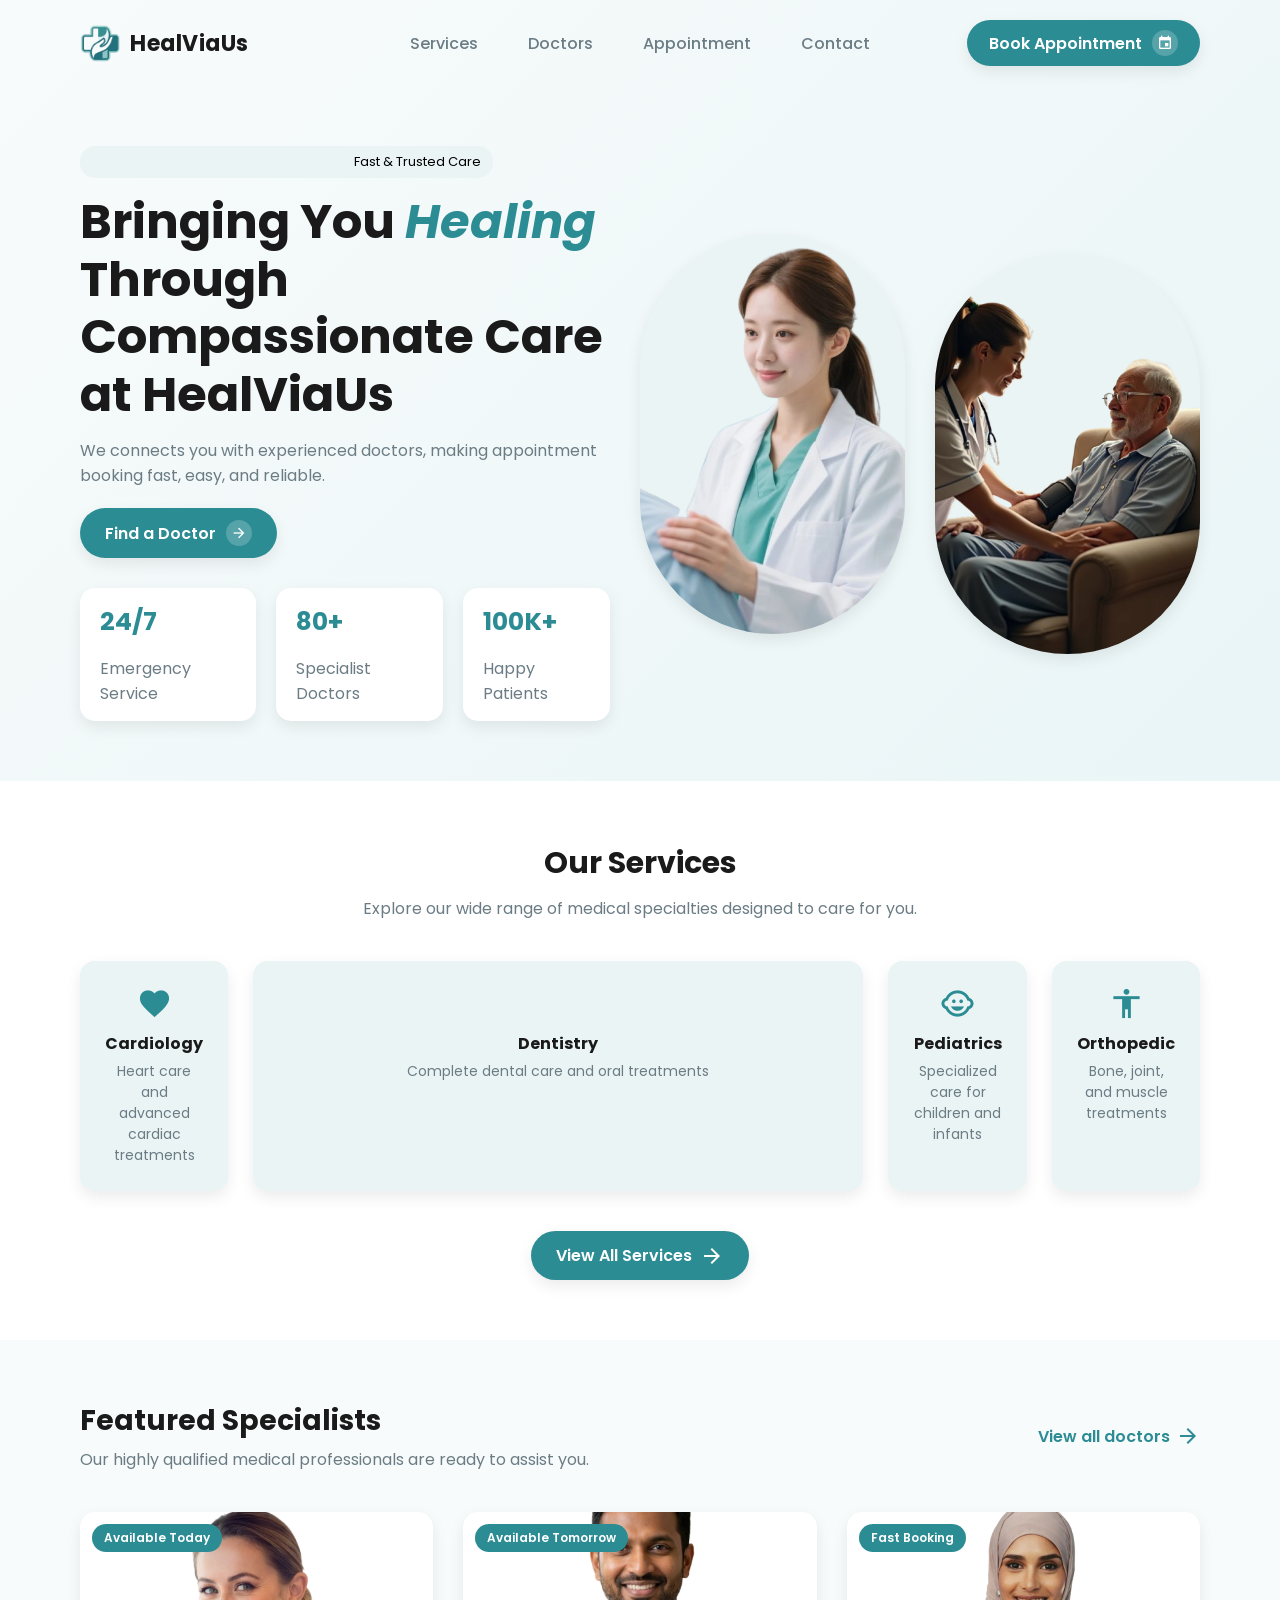
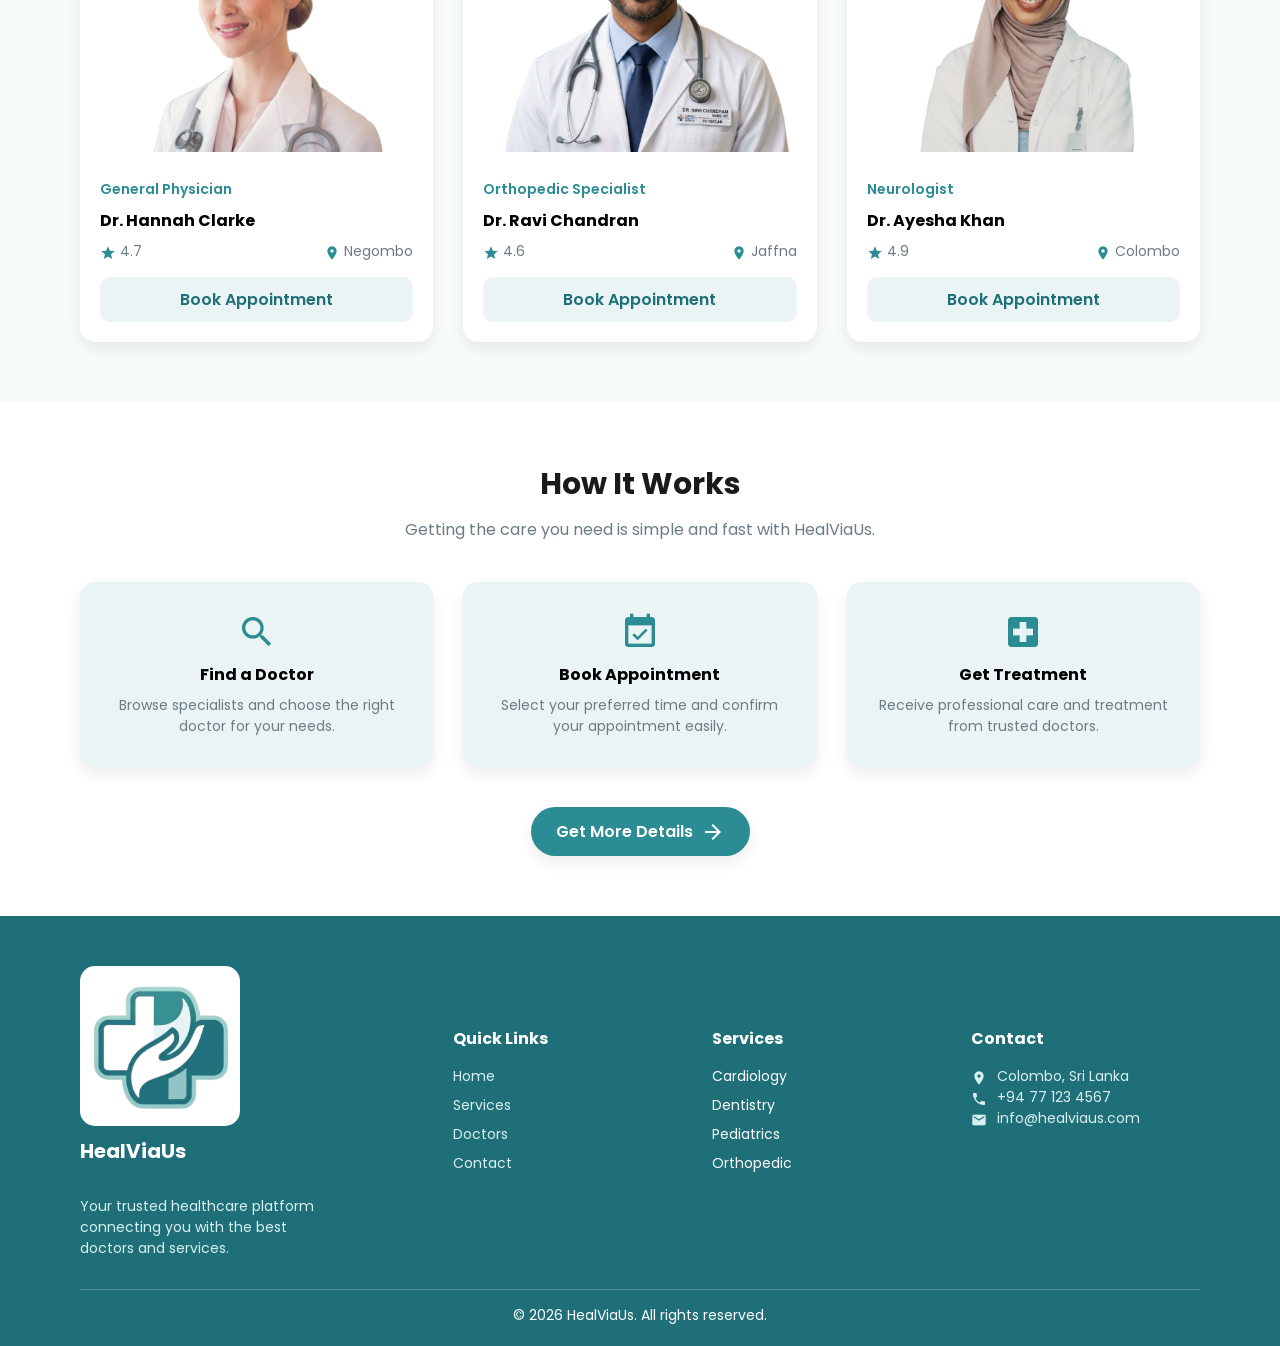
<file: html/index.html>
<!DOCTYPE html>
<html lang="en">

<head>
    <meta charset="UTF-8">
    <meta name="viewport" content="width=device-width, initial-scale=1.0">
    <title>HealViaUs</title>

    <!-- Google Fonts -->
    <link href="https://fonts.googleapis.com/css2?family=Poppins:wght@300;400;500;600;700&display=swap"
        rel="stylesheet">

    <!-- Google Icons -->
    <link href="https://fonts.googleapis.com/icon?family=Material+Icons" rel="stylesheet">

    <link rel="stylesheet" href="../css/style.css">
</head>

<body>

    <!-- HERO BACKGROUND (Navbar + Hero will go inside this) -->
    <div class="hero-bg">

        <!-- NAVBAR -->
        <header class="navbar">

            <!-- LOGO (HOME LINK) -->
            <a href="index.html" class="logo">
                <img src="../images/logo.png" alt="HealViaUs Logo">
                <span>HealViaUs</span>
            </a>

            <!-- NAV LINKS -->
            <nav class="nav-links">
                <a href="services.html">Services</a>
                <a href="doctors.html">Doctors</a>
                <a href="appointment.html">Appointment</a>
                <a href="contact.html">Contact</a>
            </nav>

            <!-- CTA BUTTON -->
            <div class="nav-btn">
                <a href="appointment1.html" class="book-btn">
                    Book Appointment
                    <span class="material-icons icon-circle">event</span>
                </a>
            </div>

        </header>

        <section class="hero">

            <!-- LEFT TEXT (50%) -->
            <div class="hero-text">
                <!-- TAG WITH ICON -->
                <span class="tag">
                    <span class="material-icons tag-icon">medical_services</span>
                    Fast & Trusted Care
                </span>


                <h1>
                    Bringing You <span class="highlight">Healing</span><br>
                    Through Compassionate Care <br>
                    at HealViaUs
                </h1>

                <p>
                    We connects you with experienced doctors,
                    making appointment booking fast, easy, and reliable.
                </p>

                <!-- NEW BUTTON -->
                <a href="doctors.html" class="hero-btn">
                    Find a Doctor
                    <span class="material-icons icon-circle">arrow_forward</span>
                </a>

                <!-- STATS -->
                <div class="hero-stats">
                    <div>
                        <h3>24/7</h3>
                        <p>Emergency Service</p>
                    </div>
                    <div>
                        <h3>80+</h3>
                        <p>Specialist Doctors</p>
                    </div>
                    <div>
                        <h3>100K+</h3>
                        <p>Happy Patients</p>
                    </div>
                </div>
            </div>

            <!-- DOCTOR IMAGE (25%) -->
            <div class="hero-img">
                <img src="../images/hero-doctor.png" alt="Doctor">
            </div>

            <!-- SECOND IMAGE (25%) -->
            <div class="hero-img second">
                <img src="../images/hero-care.png" alt="Medical">
            </div>

        </section>

        <section class="home-services">

            <h2>Our Services</h2>
            <p class="section-subtitle">
                Explore our wide range of medical specialties designed to care for you.
            </p>

            <div class="services-grid">

                <div class="service-item">
                    <span class="material-icons">favorite</span>
                    <h4>Cardiology</h4>
                    <p>Heart care and advanced cardiac treatments</p>
                </div>

                <div class="service-item">
                    <span class="material-icons">medical_services</span>
                    <h4>Dentistry</h4>
                    <p>Complete dental care and oral treatments</p>
                </div>

                <div class="service-item">
                    <span class="material-icons">child_care</span>
                    <h4>Pediatrics</h4>
                    <p>Specialized care for children and infants</p>
                </div>

                <div class="service-item">
                    <span class="material-icons">accessibility</span>
                    <h4>Orthopedic</h4>
                    <p>Bone, joint, and muscle treatments</p>
                </div>

            </div>

            <!-- BUTTON -->
            <div class="services-btn-wrapper">
                <a href="services.html" class="services-btn">
                    View All Services
                    <span class="material-icons">arrow_forward</span>
                </a>
            </div>

        </section>
        <section class="doctors" id="doctors">

            <div class="doctor-header">

                <div>
                    <h2>Featured Specialists</h2>
                    <p>Our highly qualified medical professionals are ready to assist you.</p>
                </div>

                <a href="doctors.html" class="view-all">
                    View all doctors
                    <span class="material-icons">arrow_forward</span>
                </a>

            </div>

            <div class="doctor-grid">

                <!-- Doctor 1 -->
                <div class="doctor-card">
                    <div class="doctor-image">
                        <img src="../images/Dr. Hannah Clarke.png">
                        <span class="availability">Available Today</span>
                    </div>

                    <div class="doctor-info">
                        <p class="specialty">General Physician</p>
                        <h4>Dr. Hannah Clarke</h4>

                        <div class="doctor-meta">
                            <span class="rating">
                                <span class="material-icons">star</span> 4.7
                            </span>
                            <span class="location">
                                <span class="material-icons">location_on</span> Negombo
                            </span>
                        </div>

                        <a href="appointment1.html" class="btn-secondary">
                            Book Appointment
                        </a>
                    </div>
                </div>

                <!-- Doctor 2 -->
                <div class="doctor-card">
                    <div class="doctor-image">
                        <img src="../images/Dr. Ravi Chandran.png">
                        <span class="availability">Available Tomorrow</span>
                    </div>

                    <div class="doctor-info">
                        <p class="specialty">Orthopedic Specialist</p>
                        <h4>Dr. Ravi Chandran</h4>

                        <div class="doctor-meta">
                            <span class="rating">
                                <span class="material-icons">star</span> 4.6
                            </span>
                            <span class="location">
                                <span class="material-icons">location_on</span> Jaffna
                            </span>
                        </div>

                        <a href="appointment1.html" class="btn-secondary">
                            Book Appointment
                        </a>
                    </div>
                </div>

                <!-- Doctor 3 -->
                <div class="doctor-card">
                    <div class="doctor-image">
                        <img src="../images/Dr. Ayesha Khan.png">
                        <span class="availability">Fast Booking</span>
                    </div>

                    <div class="doctor-info">
                        <p class="specialty">Neurologist</p>
                        <h4>Dr. Ayesha Khan</h4>

                        <div class="doctor-meta">
                            <span class="rating">
                                <span class="material-icons">star</span> 4.9
                            </span>
                            <span class="location">
                                <span class="material-icons">location_on</span> Colombo
                            </span>
                        </div>

                        <a href="appointment1.html" class="btn-secondary">
                            Book Appointment
                        </a>
                    </div>
                </div>

            </div>

        </section>

        <section class="how-it-works">

            <h2>How It Works</h2>
            <p class="section-subtitle">
                Getting the care you need is simple and fast with HealViaUs.
            </p>

            <div class="steps-container">

                <!-- STEP 1 -->
                <div class="step-card">
                    <span class="material-icons step-icon">search</span>
                    <h4>Find a Doctor</h4>
                    <p>Browse specialists and choose the right doctor for your needs.</p>
                </div>

                <!-- STEP 2 -->
                <div class="step-card">
                    <span class="material-icons step-icon">event_available</span>
                    <h4>Book Appointment</h4>
                    <p>Select your preferred time and confirm your appointment easily.</p>
                </div>

                <!-- STEP 3 -->
                <div class="step-card">
                    <span class="material-icons step-icon">local_hospital</span>
                    <h4>Get Treatment</h4>
                    <p>Receive professional care and treatment from trusted doctors.</p>
                </div>

            </div>

            <!-- CTA BUTTON -->
            <div class="how-btn-wrapper">
                <a href="contact.html" class="how-btn">
                    Get More Details
                    <span class="material-icons">arrow_forward</span>
                </a>
            </div>

        </section>

        <footer class="footer">

            <div class="footer-container">

                <!-- LOGO + ABOUT -->
                <div class="footer-col footer-brand">

                    <div class="footer-logo">
                        <img src="../images/logo.png" alt="HealViaUs Logo">
                        <h3>HealViaUs</h3>
                    </div>

                    <p>
                        Your trusted healthcare platform connecting you with the best doctors and services.
                    </p>

                </div>

                <!-- QUICK LINKS -->
                <div class="footer-col">
                    <h4>Quick Links</h4>
                    <ul>
                        <li><a href="index.html">Home</a></li>
                        <li><a href="services.html">Services</a></li>
                        <li><a href="doctors.html">Doctors</a></li>
                        <li><a href="contact.html">Contact</a></li>
                    </ul>
                </div>

                <!-- SERVICES -->
                <div class="footer-col">
                    <h4>Services</h4>
                    <ul>
                        <li>Cardiology</li>
                        <li>Dentistry</li>
                        <li>Pediatrics</li>
                        <li>Orthopedic</li>
                    </ul>
                </div>

                <!-- CONTACT -->
                <div class="footer-col">
                    <h4>Contact</h4>
                    <p><span class="material-icons">location_on</span> Colombo, Sri Lanka</p>
                    <p><span class="material-icons">call</span> +94 77 123 4567</p>
                    <p><span class="material-icons">email</span> info@healviaus.com</p>
                </div>

            </div>

            <!-- BOTTOM -->
            <div class="footer-bottom">
                <p>© 2026 HealViaUs. All rights reserved.</p>
            </div>

        </footer>

    </div>

    <script src="../javascript/"></script>

</body>

</html>
</file>
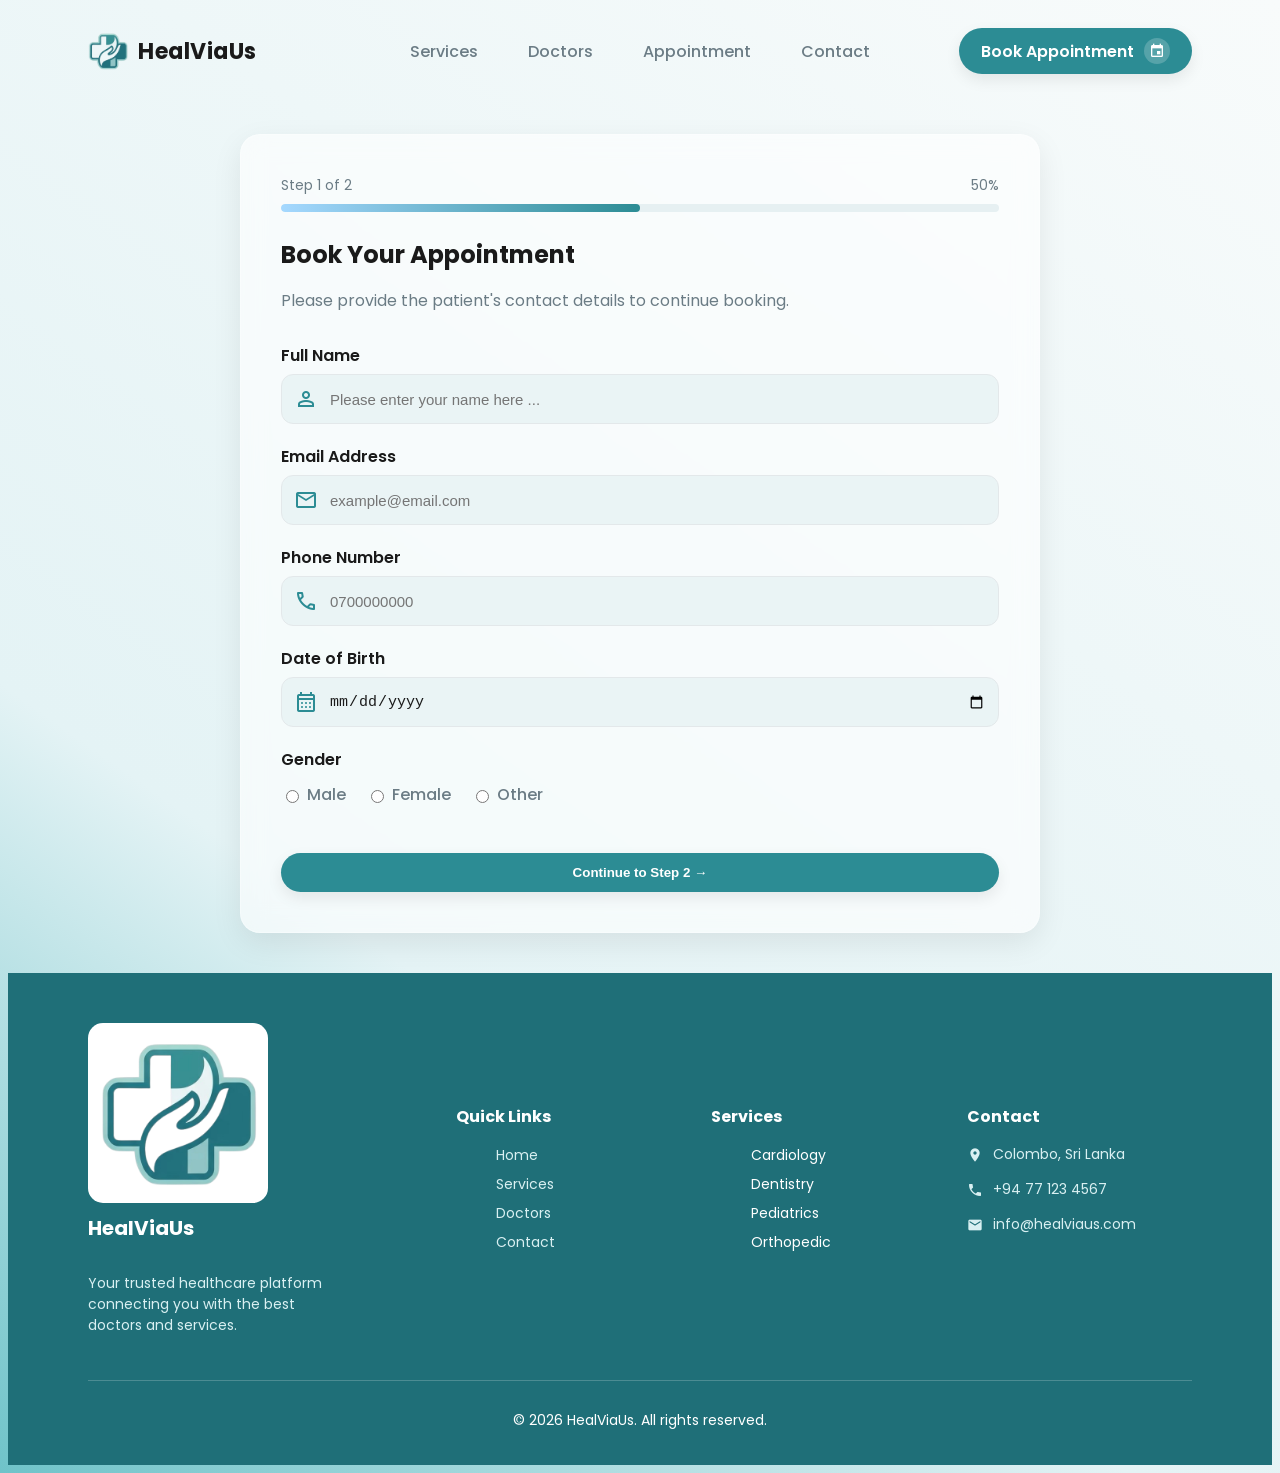
<file: html/appointment1.html>
<!DOCTYPE html>
<html lang="en">

<head>
    <meta charset="UTF-8">
    <meta name="viewport" content="width=device-width, initial-scale=1.0">
    <title>Book Appointment | HealViaUs</title>

    <!-- Google Fonts -->
    <link href="https://fonts.googleapis.com/css2?family=Poppins:wght@300;400;500;600;700&display=swap"
        rel="stylesheet">

    <!-- Google Icons -->
    <link href="https://fonts.googleapis.com/css2?family=Material+Symbols+Outlined" rel="stylesheet">
    <link href="https://fonts.googleapis.com/icon?family=Material+Icons" rel="stylesheet">

    <!-- CSS -->
    <link rel="stylesheet" href="../css/appointment1.css">
</head>

<body>
    <!-- NAVBAR -->
    <header class="navbar">

        <!-- LOGO (HOME LINK) -->
        <a href="index.html" class="logo">
            <img src="../images/logo.png" alt="HealViaUs Logo">
            <span>HealViaUs</span>
        </a>

        <!-- NAV LINKS -->
        <nav class="nav-links">
            <a href="services.html">Services</a>
            <a href="doctors.html">Doctors</a>
            <a href="appointment1.html">Appointment</a>
            <a href="contact.html">Contact</a>
        </nav>

        <!-- CTA BUTTON -->
        <div class="nav-btn">
            <a href="appointment1.html" class="book-btn">
                Book Appointment
                <span class="material-icons icon-circle">event</span>
            </a>
        </div>

    </header>



    <!-- ================= MAIN ================= -->
    <main class="booking-container">

        <div class="booking-card">
            <div class="progress-container">

                <div class="progress-header">
                    <span>Step 1 of 2</span>
                    <span>50%</span>
                </div>

                <div class="progress-bar">
                    <div class="progress-fill step1"></div>
                </div>

            </div>

            <h2>Book Your Appointment</h2>

            <p class="booking-desc">
                Please provide the patient's contact details to continue booking.
            </p>

            <!-- FORM -->
            <form action="appointment2.html" method="get" onsubmit="return validateStep1()" novalidate>

                <!-- NAME -->
                <div class="form-group">
                    <label for="name">Full Name</label>
                    <div class="input-icon">
                        <span class="material-symbols-outlined">person</span>
                        <input type="text" id="name" name="name" placeholder="Please enter your name here ..." required>
                        <small class="error" id="nameError"></small>
                    </div>
                </div>

                <!-- EMAIL -->
                <div class="form-group">
                    <label for="email">Email Address</label>
                    <div class="input-icon">
                        <span class="material-symbols-outlined">mail</span>
                        <input type="email" id="email" name="email" placeholder="example@email.com" required>
                        <small class="error" id="emailError"></small>
                    </div>
                </div>

                <!-- PHONE -->
                <div class="form-group">
                    <label for="phone">Phone Number</label>
                    <div class="input-icon">
                        <span class="material-symbols-outlined">call</span>
                        <input type="tel" id="phone" name="phone" placeholder="0700000000" required>
                        <small class="error" id="phoneError"></small>
                    </div>
                </div>

                <!-- DOB -->
                <div class="form-group">
                    <label for="dob">Date of Birth</label>
                    <div class="input-icon">
                        <span class="material-symbols-outlined">calendar_month</span>
                        <input type="date" id="dob" name="dob">
                        <small class="error" id="dobError"></small>
                    </div>
                </div>

                <!-- GENDER -->
                <div class="form-group">
                    <label>Gender</label>
                    <div class="radio-group">
                        <label><input type="radio" name="gender" value="male"> Male</label>
                        <label><input type="radio" name="gender" value="female"> Female</label>
                        <label><input type="radio" name="gender" value="other"> Other</label>
                        <small class="error" id="genderError"></small>
                    </div>
                </div>

                <!-- SUBMIT -->
                <button type="submit" class="btn-primary submit-btn">
                    Continue to Step 2 →
                </button>

            </form>

        </div>

        <script src="../javascript/appointment1.js"></script>
    </main>
    <footer class="footer">

        <div class="footer-container">

            <!-- LOGO + ABOUT -->
            <div class="footer-col footer-brand">

                <div class="footer-logo">
                    <img src="../images/logo.png" alt="HealViaUs Logo">
                    <h3>HealViaUs</h3>
                </div>

                <p>
                    Your trusted healthcare platform connecting you with the best doctors and services.
                </p>

            </div>

            <!-- QUICK LINKS -->
            <div class="footer-col">
                <h4>Quick Links</h4>
                <ul>
                    <li><a href="index.html">Home</a></li>
                    <li><a href="services.html">Services</a></li>
                    <li><a href="doctors.html">Doctors</a></li>
                    <li><a href="contact.html">Contact</a></li>
                </ul>
            </div>

            <!-- SERVICES -->
            <div class="footer-col">
                <h4>Services</h4>
                <ul>
                    <li>Cardiology</li>
                    <li>Dentistry</li>
                    <li>Pediatrics</li>
                    <li>Orthopedic</li>
                </ul>
            </div>

            <!-- CONTACT -->
            <div class="footer-col">
                <h4>Contact</h4>
                <p><span class="material-icons">location_on</span> Colombo, Sri Lanka</p>
                <p><span class="material-icons">call</span> +94 77 123 4567</p>
                <p><span class="material-icons">email</span> info@healviaus.com</p>
            </div>

        </div>

        <!-- BOTTOM -->
        <div class="footer-bottom">
            <p>© 2026 HealViaUs. All rights reserved.</p>
        </div>

    </footer>
</body>

</html>
</file>
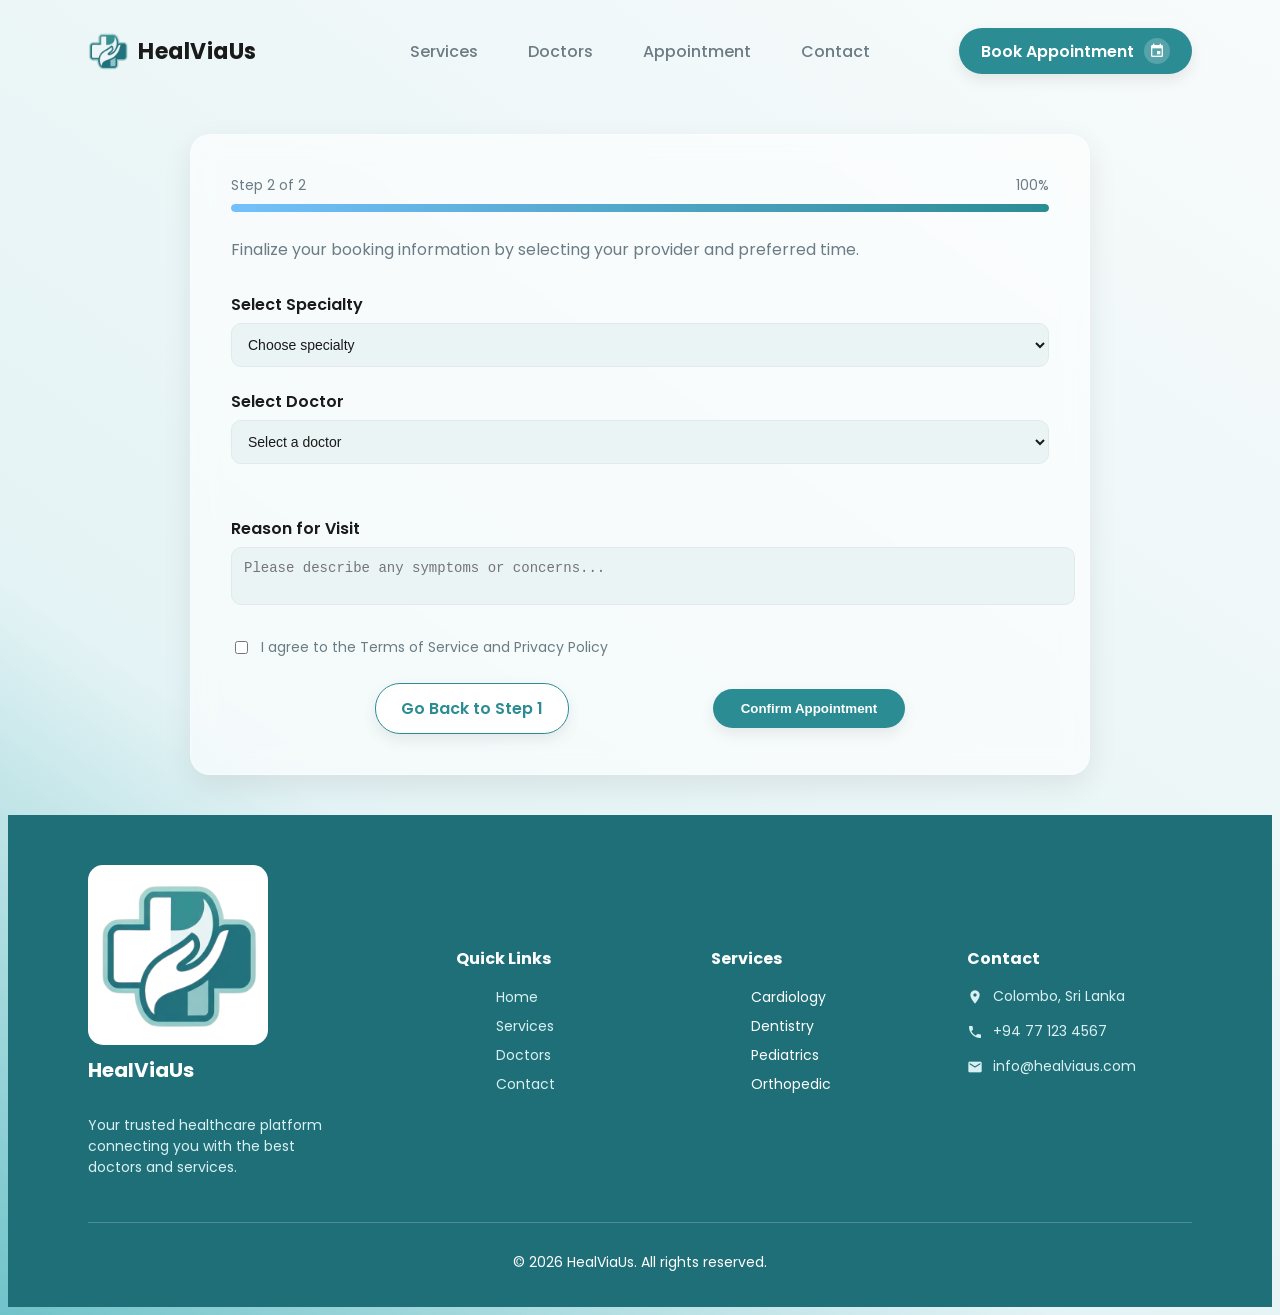
<file: html/appointment2.html>
<!DOCTYPE html>
<html lang="en">

<head>

    <meta charset="UTF-8">
    <meta name="viewport" content="width=device-width, initial-scale=1.0">

    <title>Book Appointment | HealViaUs</title>

    <!-- Google Fonts -->
    <link href="https://fonts.googleapis.com/css2?family=Poppins:wght@300;400;500;600;700&display=swap"
        rel="stylesheet">

    <!-- Google Icons -->
    <link href="https://fonts.googleapis.com/css2?family=Material+Symbols+Outlined" rel="stylesheet">
    <link href="https://fonts.googleapis.com/icon?family=Material+Icons" rel="stylesheet">

    <link rel="stylesheet" href="../css/appointment2.css">

</head>

<body>

    <!-- NAVBAR -->
    <header class="navbar">

        <!-- LOGO (HOME LINK) -->
        <a href="index.html" class="logo">
            <img src="../images/logo.png" alt="HealViaUs Logo">
            <span>HealViaUs</span>
        </a>

        <!-- NAV LINKS -->
        <nav class="nav-links">
            <a href="services.html">Services</a>
            <a href="doctors.html">Doctors</a>
            <a href="appointment1.html">Appointment</a>
            <a href="contact.html">Contact</a>
        </nav>

        <!-- CTA BUTTON -->
        <div class="nav-btn">
            <a href="appointment1.html" class="book-btn">
                Book Appointment
                <span class="material-icons icon-circle">event</span>
            </a>
        </div>

    </header>


    <main class="booking-container">

        <div class="booking-card">

            <div class="progress-container">

                <div class="progress-header">
                    <span>Step 2 of 2</span>
                    <span>100%</span>
                </div>

                <div class="progress-bar">
                    <div class="progress-fill step2"></div>
                </div>

            </div>

            <p class="appointment-desc">
                Finalize your booking information by selecting your provider and preferred time.
            </p>


            <form action="confirmation.html" method="get" onsubmit="return validateStep2()" novalidate>
                <!-- SPECIALTY -->
                <div class="form-group">
                    <label for="category">Select Specialty</label>
                    <select id="category" name="category" onchange="filterDoctors()">
                        <option value="">Choose specialty</option>
                        <option value="cardio">Cardiologist</option>
                        <option value="dentist">Dentist</option>
                        <option value="pediatric">Pediatrician</option>
                        <option value="ortho">Orthopedic</option>
                        <option value="neuro">Neurologist</option>
                        <option value="general">General Physician</option>
                    </select>
                    <small class="error" id="categoryError"></small>
                </div>

                <!-- DOCTOR -->
                <div class="form-group">
                    <label for="doctor">Select Doctor</label>
                    <select id="doctor" name="doctor" onchange="updateTimeSlots()">
                        <option>Select a doctor</option>
                    </select>
                    <small class="error" id="doctorError"></small>
                </div>


                <div class="datetime-container">

                    <div id="dateSection" style="display:none;">
                        <h4>Select Date</h4>
                        <div class="calendar">
                            <span>1</span>
                            <span>2</span>
                            <span>3</span>
                            <span>4</span>
                            <span>5</span>
                            <span>6</span>
                            <span>7</span>
                            <span>8</span>
                            <span>9</span>
                            <span>10</span>
                            <span>11</span>
                            <span>12</span>
                            <span>13</span>
                            <span class="disabled">14</span>
                            <span>15</span>
                        </div>
                        <small class="error" id="dateError"></small>
                    </div>

                    <div id="timeSection" style="display:none;">
                        <h4>Select Time Slot</h4>
                        <div class="time-grid" id="timeSlots"></div>
                        <small class="error" id="timeError"></small>
                    </div>

                </div>


                <div class="form-group">

                    <label>Reason for Visit</label>

                    <textarea name="reason" placeholder="Please describe any symptoms or concerns..."></textarea>

                </div>


                <div class="terms">

                    <input type="checkbox" id="terms">

                    <label>I agree to the Terms of Service and Privacy Policy</label>

                </div>
                <small class="error" id="termsError"></small>


                <div class="form-actions">

                    <a href="#" class="back-link" onclick="goBackWithData()">
                        Go Back to Step 1
                    </a>

                    <button type="submit" class="btn-primary submit-btn">
                        Confirm Appointment
                    </button>

                </div>

            </form>

        </div>


    </main>
    <footer class="footer">

        <div class="footer-container">

            <!-- LOGO + ABOUT -->
            <div class="footer-col footer-brand">

                <div class="footer-logo">
                    <img src="../images/logo.png" alt="HealViaUs Logo">
                    <h3>HealViaUs</h3>
                </div>

                <p>
                    Your trusted healthcare platform connecting you with the best doctors and services.
                </p>

            </div>

            <!-- QUICK LINKS -->
            <div class="footer-col">
                <h4>Quick Links</h4>
                <ul>
                    <li><a href="index.html">Home</a></li>
                    <li><a href="services.html">Services</a></li>
                    <li><a href="doctors.html">Doctors</a></li>
                    <li><a href="contact.html">Contact</a></li>
                </ul>
            </div>

            <!-- SERVICES -->
            <div class="footer-col">
                <h4>Services</h4>
                <ul>
                    <li>Cardiology</li>
                    <li>Dentistry</li>
                    <li>Pediatrics</li>
                    <li>Orthopedic</li>
                </ul>
            </div>

            <!-- CONTACT -->
            <div class="footer-col">
                <h4>Contact</h4>
                <p><span class="material-icons">location_on</span> Colombo, Sri Lanka</p>
                <p><span class="material-icons">call</span> +94 77 123 4567</p>
                <p><span class="material-icons">email</span> info@healviaus.com</p>
            </div>

        </div>

        <!-- BOTTOM -->
        <div class="footer-bottom">
            <p>© 2026 HealViaUs. All rights reserved.</p>
        </div>

    </footer>
    <script src="../javascript/data.js"></script>
    <script src="../javascript/appointment2.js"></script>

</body>

</html>
</file>
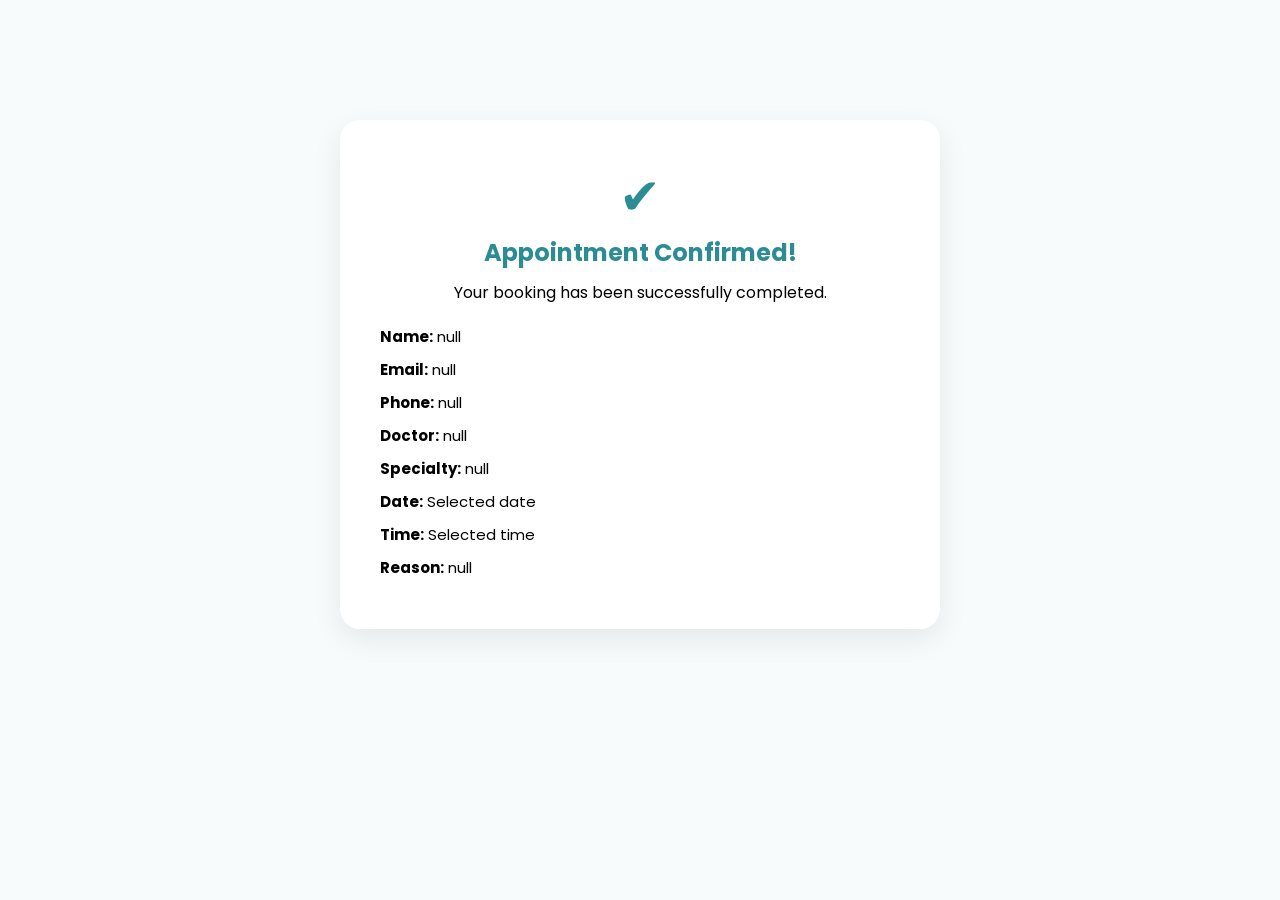
<file: html/confirmation.html>
<!DOCTYPE html>
<html lang="en">

<head>
<meta charset="UTF-8">
<meta name="viewport" content="width=device-width, initial-scale=1.0">

<title>Appointment Confirmed | HealViaUs</title>

<link href="https://fonts.googleapis.com/css2?family=Poppins:wght@300;400;600;700&display=swap" rel="stylesheet">
<link rel="stylesheet" href="../css/style.css">

<style>
.confirm-box {
    max-width: 600px;
    margin: 120px auto;
    background: white;
    padding: 40px;
    border-radius: 20px;
    box-shadow: 0 10px 30px rgba(0,0,0,0.08);
    text-align: center;
}

.confirm-box h2 {
    color: var(--primary-main);
    margin-bottom: 10px;
}

.confirm-details {
    text-align: left;
    margin-top: 20px;
}

.confirm-details p {
    margin: 10px 0;
    font-size: 15px;
}

.success {
    font-size: 50px;
    color: var(--primary-main);
}
</style>

</head>

<body>

<div class="confirm-box">

    <div class="success">✔</div>

    <h2>Appointment Confirmed!</h2>
    <p>Your booking has been successfully completed.</p>

    <div class="confirm-details" id="details"></div>

</div>

<script>

const params = new URLSearchParams(window.location.search);

let name = params.get("name");
let email = params.get("email");
let phone = params.get("phone");
let doctor = params.get("doctor");
let category = params.get("category");
let reason = params.get("reason");

// 👇 date + time (from selections)
let date = document.querySelector(".calendar span.selected")?.textContent || "Selected date";
let time = document.querySelector(".time-slot.active")?.textContent || "Selected time";

document.getElementById("details").innerHTML = `
    <p><strong>Name:</strong> ${name}</p>
    <p><strong>Email:</strong> ${email}</p>
    <p><strong>Phone:</strong> ${phone}</p>
    <p><strong>Doctor:</strong> ${doctor}</p>
    <p><strong>Specialty:</strong> ${category}</p>
    <p><strong>Date:</strong> ${date}</p>
    <p><strong>Time:</strong> ${time}</p>
    <p><strong>Reason:</strong> ${reason}</p>
`;

</script>

</body>
</html>
</file>
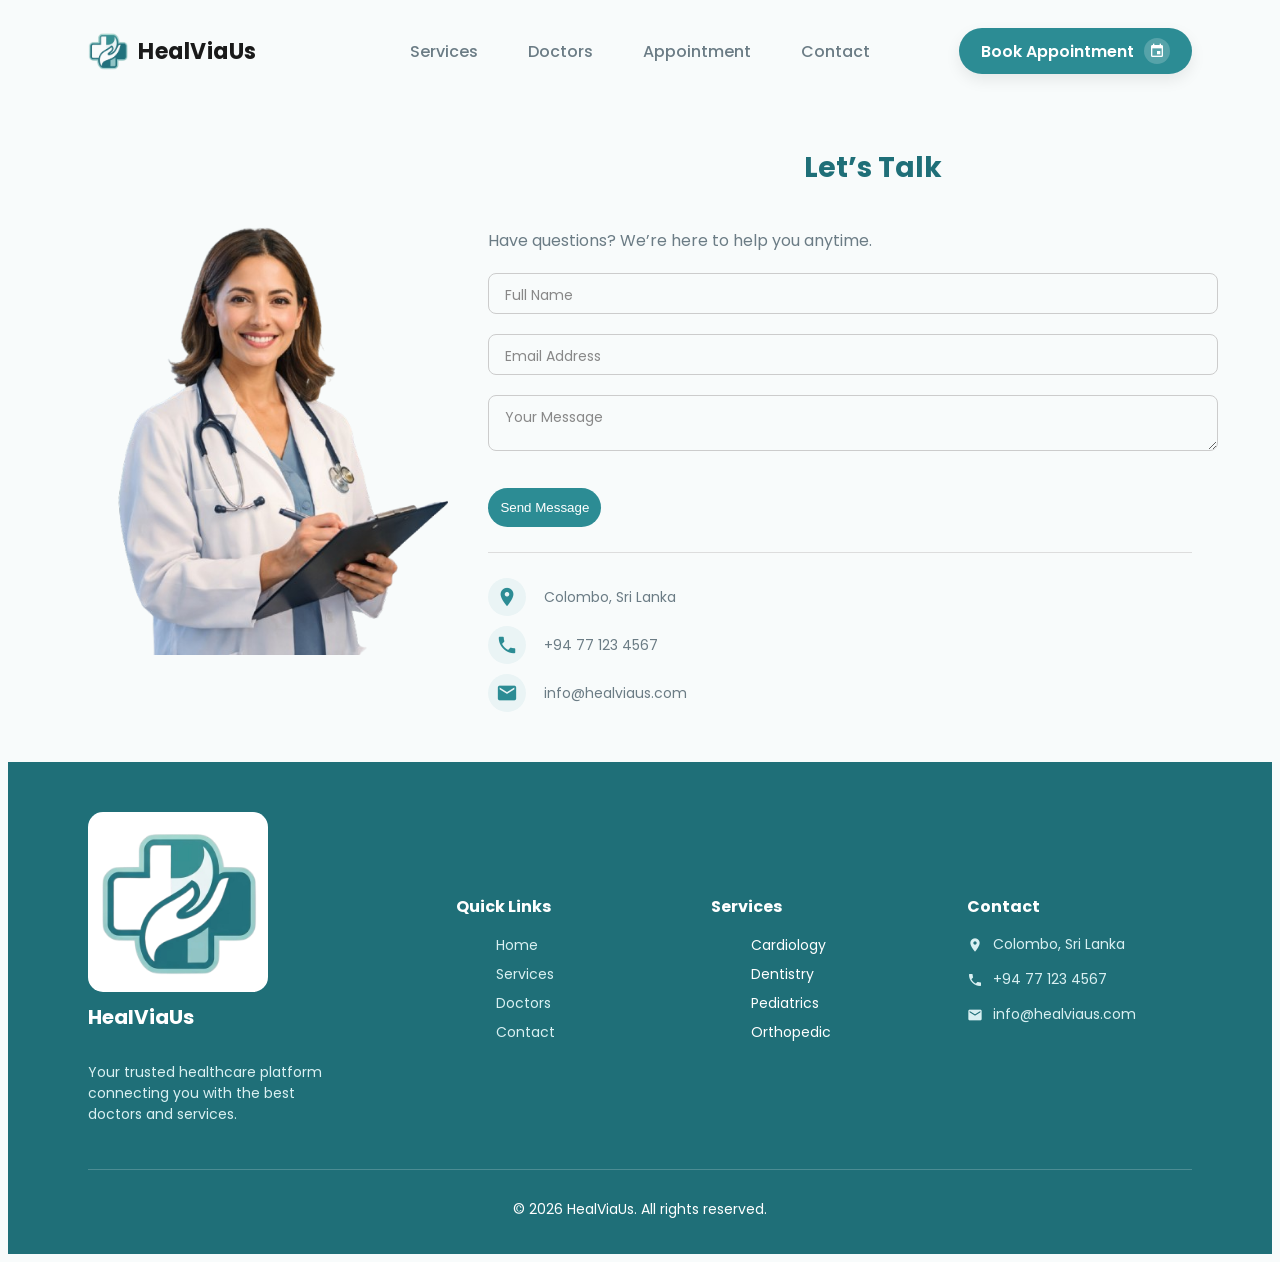
<file: html/contact.html>
<!DOCTYPE html>
<html lang="en">

<head>
    <meta charset="UTF-8">
    <title>Contact | HealViaUs</title>

    <!-- Google Fonts -->
    <link href="https://fonts.googleapis.com/css2?family=Poppins:wght@300;400;600&display=swap" rel="stylesheet">

    <!-- Icons -->
    <link href="https://fonts.googleapis.com/icon?family=Material+Icons" rel="stylesheet">

    <link rel="stylesheet" href="../css/contact.css">
</head>

<body>

    <!-- NAVBAR -->
    <header class="navbar">

        <!-- LOGO (HOME LINK) -->
        <a href="index.html" class="logo">
            <img src="../images/logo.png" alt="HealViaUs Logo">
            <span>HealViaUs</span>
        </a>

        <!-- NAV LINKS -->
        <nav class="nav-links">
            <a href="services.html">Services</a>
            <a href="doctors.html">Doctors</a>
            <a href="appointment1.html">Appointment</a>
            <a href="contact.html">Contact</a>
        </nav>

        <!-- CTA BUTTON -->
        <div class="nav-btn">
            <a href="appointment1.html" class="book-btn">
                Book Appointment
                <span class="material-icons icon-circle">event</span>
            </a>
        </div>

    </header>

    <section class="contact-hero">

        <!-- LEFT IMAGE -->
        <div class="contact-image">
            <img src="../images/contact.png" alt="Contact">
        </div>

        <!-- RIGHT CONTENT -->
        <div class="contact-box">

            <h2 class="contact-title">
                <span class="material-icons title-icon">waving_hand</span>
                Let’s Talk
            </h2>
            <p>Have questions? We’re here to help you anytime.</p>

            <form id="contactForm" novalidate>

                <div class="input-group">
                    <input type="text" required>
                    <label>Full Name</label>
                </div>

                <div class="input-group">
                    <input type="email" required>
                    <label>Email Address</label>
                </div>

                <div class="input-group">
                    <textarea required></textarea>
                    <label>Your Message</label>
                </div>

                <button type="submit" class="contact-btn">
                    Send Message
                </button>

            </form>

            <!-- CONTACT DETAILS -->
            <div class="contact-details">

                <div class="detail-item">
                    <span class="material-icons">location_on</span>
                    <p>Colombo, Sri Lanka</p>
                </div>

                <div class="detail-item">
                    <span class="material-icons">call</span>
                    <p>+94 77 123 4567</p>
                </div>

                <div class="detail-item">
                    <span class="material-icons">email</span>
                    <p>info@healviaus.com</p>
                </div>

            </div>

        </div>
        

    </section>

    <footer class="footer">

            <div class="footer-container">

                <!-- LOGO + ABOUT -->
                <div class="footer-col footer-brand">

                    <div class="footer-logo">
                        <img src="../images/logo.png" alt="HealViaUs Logo">
                        <h3>HealViaUs</h3>
                    </div>

                    <p>
                        Your trusted healthcare platform connecting you with the best doctors and services.
                    </p>

                </div>

                <!-- QUICK LINKS -->
                <div class="footer-col">
                    <h4>Quick Links</h4>
                    <ul>
                        <li><a href="index.html">Home</a></li>
                        <li><a href="services.html">Services</a></li>
                        <li><a href="doctors.html">Doctors</a></li>
                        <li><a href="contact.html">Contact</a></li>
                    </ul>
                </div>

                <!-- SERVICES -->
                <div class="footer-col">
                    <h4>Services</h4>
                    <ul>
                        <li>Cardiology</li>
                        <li>Dentistry</li>
                        <li>Pediatrics</li>
                        <li>Orthopedic</li>
                    </ul>
                </div>

                <!-- CONTACT -->
                <div class="footer-col">
                    <h4>Contact</h4>
                    <p><span class="material-icons">location_on</span> Colombo, Sri Lanka</p>
                    <p><span class="material-icons">call</span> +94 77 123 4567</p>
                    <p><span class="material-icons">email</span> info@healviaus.com</p>
                </div>

            </div>

            <!-- BOTTOM -->
            <div class="footer-bottom">
                <p>© 2026 HealViaUs. All rights reserved.</p>
            </div>

        </footer>

    <script src="../javascript/contact.js"></script>

</body>

</html>
</file>
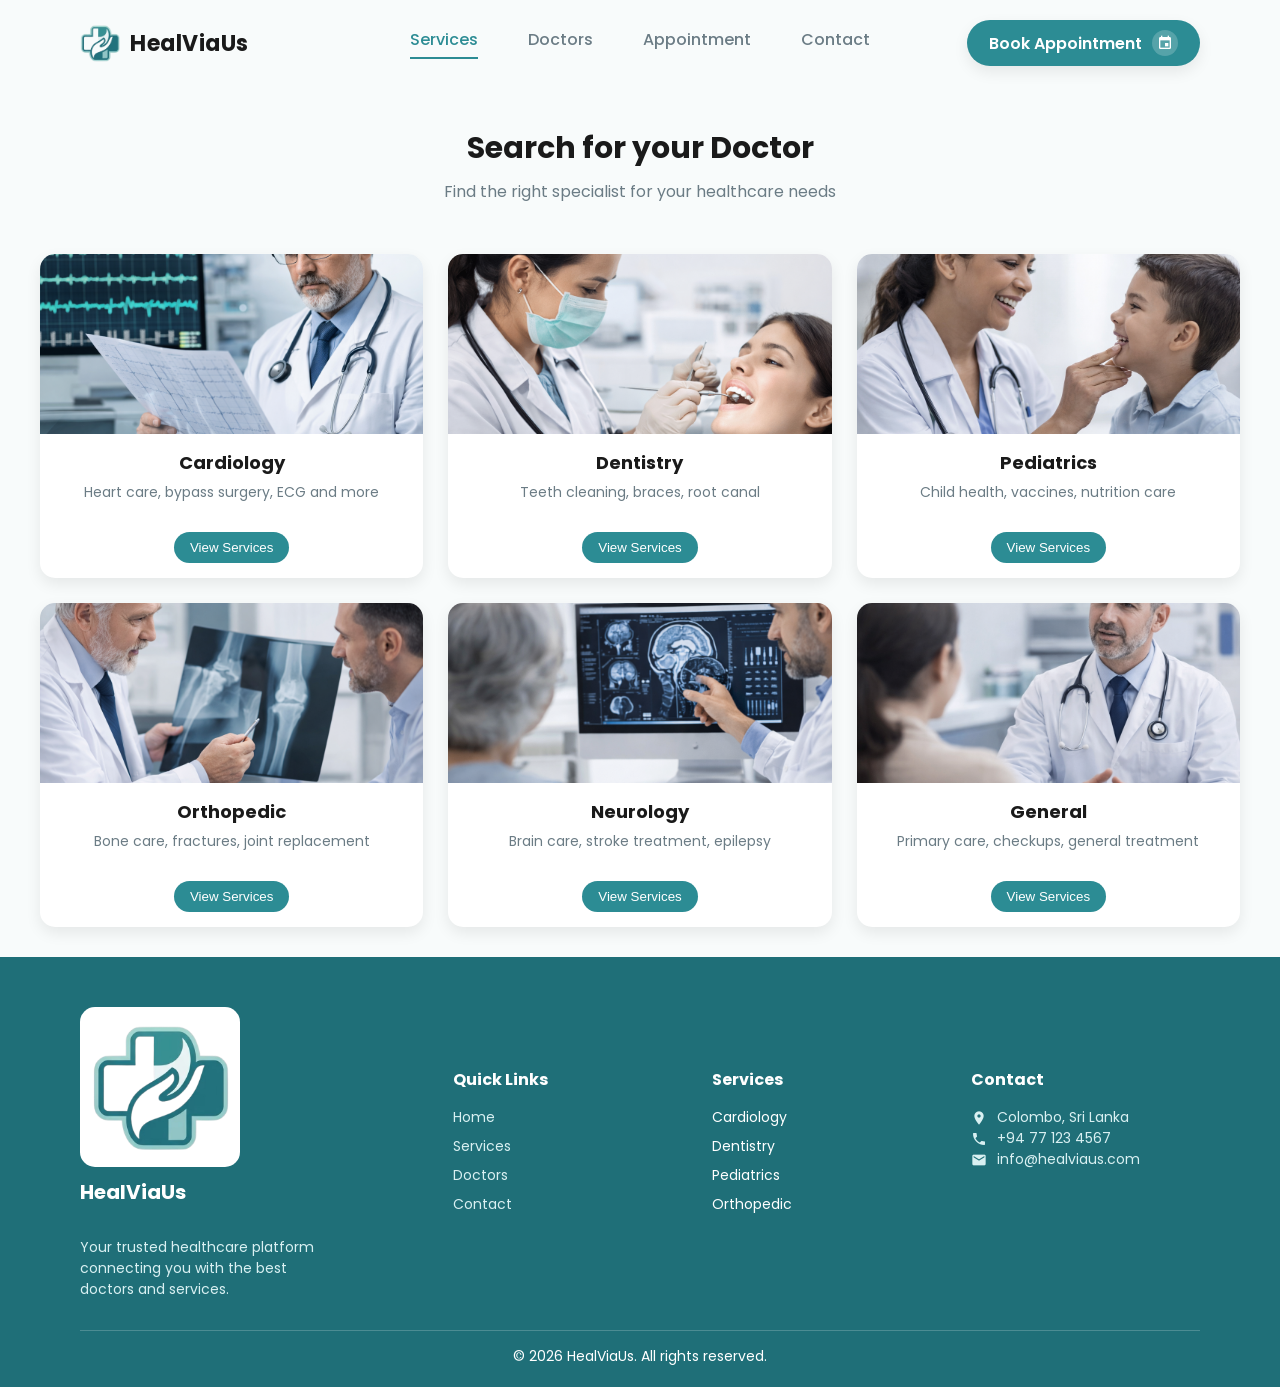
<file: html/services.html>
<!DOCTYPE html>
<html lang="en">

<head>
    <meta charset="UTF-8">
    <title>Services</title>

    <!-- Google Font -->
    <link href="https://fonts.googleapis.com/css2?family=Poppins:wght@300;400;600&display=swap" rel="stylesheet">

    <!-- Google Icons -->
    <link href="https://fonts.googleapis.com/icon?family=Material+Icons" rel="stylesheet">

    <link rel="stylesheet" href="../css/services.css">
</head>

<body>

    <!-- NAVBAR -->
    <header class="navbar">

        <a href="index.html" class="logo">
            <img src="../images/logo.png" alt="HealViaUs Logo">
            <span>HealViaUs</span>
        </a>

        <nav class="nav-links">
            <a href="services.html" class="active">Services</a>
            <a href="doctors.html">Doctors</a>
            <a href="appointment1.html">Appointment</a>
            <a href="contact.html">Contact</a>
        </nav>

        <div class="nav-btn">
            <a href="appointment1.html" class="book-btn">
                Book Appointment
                <span class="material-icons icon-circle">event</span>
            </a>
        </div>

    </header>

    <!-- HEADER -->
    <section class="services-header">
        <h1>Search for your Doctor</h1>
        <p>Find the right specialist for your healthcare needs</p>
    </section>

    <!-- SERVICES GRID -->
    <section class="services-container">

        <!-- CARDIO -->
        <div class="service-card">
            <img src="../images/cardiology.png" alt="Cardiology">
            <div class="card-content">
                <h3>Cardiology</h3>
                <p>Heart care, bypass surgery, ECG and more</p>
                <button onclick="filterDoctors('cardio')" class="service-action-btn">
                    View Services
                </button>
            </div>
        </div>

        <!-- DENTIST -->
        <div class="service-card">
            <img src="../images/dentist.png" alt="Dentistry">
            <div class="card-content">
                <h3>Dentistry</h3>
                <p>Teeth cleaning, braces, root canal</p>
                <button onclick="filterDoctors('dentist')" class="service-action-btn">
                    View Services
                </button>
            </div>
        </div>

        <!-- PEDIATRIC -->
        <div class="service-card">
            <img src="../images/pediatric.png" alt="Pediatrics">
            <div class="card-content">
                <h3>Pediatrics</h3>
                <p>Child health, vaccines, nutrition care</p>
                <button onclick="filterDoctors('pediatric')" class="service-action-btn">
                    View Services
                </button>
            </div>
        </div>

        <!-- ORTHO -->
        <div class="service-card">
            <img src="../images/ortho.png" alt="Orthopedic">
            <div class="card-content">
                <h3>Orthopedic</h3>
                <p>Bone care, fractures, joint replacement</p>
                <button onclick="filterDoctors('ortho')" class="service-action-btn">
                    View Services
                </button>
            </div>
        </div>

        <!-- NEURO -->
        <div class="service-card">
            <img src="../images/neuro.png" alt="Neurology">
            <div class="card-content">
                <h3>Neurology</h3>
                <p>Brain care, stroke treatment, epilepsy</p>
                <button onclick="filterDoctors('neuro')" class="service-action-btn">
                    View Services
                </button>
            </div>
        </div>

        <!-- GENERAL -->
        <div class="service-card">
            <img src="../images/general.png" alt="General">
            <div class="card-content">
                <h3>General</h3>
                <p>Primary care, checkups, general treatment</p>
                <button onclick="filterDoctors('general')" class="service-action-btn">
                    View Services
                </button>
            </div>
        </div>

    </section>

    <!-- SERVICE DETAILS -->
    
    <div id="popup" class="popup">
        <div class="popup-content">

            <span class="close-btn" onclick="closePopup()">&times;</span>

            <h2 id="popup-title"></h2>
            <div id="popup-body"></div>

        </div>
    </div>
    <!-- JS -->
    <script src="../javascript/services.js"></script>
<footer class="footer">

            <div class="footer-container">

                <!-- LOGO + ABOUT -->
                <div class="footer-col footer-brand">

                    <div class="footer-logo">
                        <img src="../images/logo.png" alt="HealViaUs Logo">
                        <h3>HealViaUs</h3>
                    </div>

                    <p>
                        Your trusted healthcare platform connecting you with the best doctors and services.
                    </p>

                </div>

                <!-- QUICK LINKS -->
                <div class="footer-col">
                    <h4>Quick Links</h4>
                    <ul>
                        <li><a href="index.html">Home</a></li>
                        <li><a href="services.html">Services</a></li>
                        <li><a href="doctors.html">Doctors</a></li>
                        <li><a href="contact.html">Contact</a></li>
                    </ul>
                </div>

                <!-- SERVICES -->
                <div class="footer-col">
                    <h4>Services</h4>
                    <ul>
                        <li>Cardiology</li>
                        <li>Dentistry</li>
                        <li>Pediatrics</li>
                        <li>Orthopedic</li>
                    </ul>
                </div>

                <!-- CONTACT -->
                <div class="footer-col">
                    <h4>Contact</h4>
                    <p><span class="material-icons">location_on</span> Colombo, Sri Lanka</p>
                    <p><span class="material-icons">call</span> +94 77 123 4567</p>
                    <p><span class="material-icons">email</span> info@healviaus.com</p>
                </div>

            </div>

            <!-- BOTTOM -->
            <div class="footer-bottom">
                <p>© 2026 HealViaUs. All rights reserved.</p>
            </div>

        </footer>
</body>

</html>
</file>
<file: css/style.css>
:root {
    /* PRIMARY TEAL GRADIENT */
    --primary-dark: #1f6f78;
    --primary-main: #2c8c94;
    --primary-light: #6fc3c9;

    /* BACKGROUND */
    --bg-white: #ffffff;
    --bg-light: #f8fbfb;
    --bg-card: #eaf4f5;

    /* TEXT */
    --text-dark: #1a1a1a;
    --text-medium: #6b7c85;
    --text-light: #ffffff;

    /* ACCENTS */
    --accent-blue: #3aa6b9;

    /* SHADOW */
    --shadow-soft: 0 6px 15px rgba(0,0,0,0.08);
}

/* RESET */
* {
    margin: 0;
    padding: 0;
    box-sizing: border-box;
}

/* BODY */
body {
    font-family: 'Poppins', sans-serif;
    background: var(--bg-light);
}

/* HERO BACKGROUND (NOW LIGHT GRADIENT ✅) */
.hero-bg {
    background: linear-gradient(
        135deg,
        #f8fbfb,
        #eef7f8,
        #e4f3f5,
        var(--primary-light) /* subtle blend */
    );
    min-height: 100vh;
}


/* NAVBAR */
.navbar {
    display: grid;
    grid-template-columns: 1fr auto 1fr;
    align-items: center;
    padding: 20px 80px;
}

/* LOGO */
.logo {
    display: flex;
    align-items: center;
    gap: 10px;
    text-decoration: none;
}

.logo img {
    width: 40px;
    height: 40px;
    object-fit: contain;
}

.logo span {
    font-size: 22px;
    font-weight: 700;
    color: var(--text-dark); /* FIXED for light bg */
    letter-spacing: 0.5px;
}

/* NAV LINKS */
.nav-links {
    display: flex;
    gap: 50px;
    justify-self: center;
}

.nav-links a {
    text-decoration: none;
    color: var(--text-medium); /* FIXED */
    font-weight: 500;
    font-size: 16px;
    transition: all 0.3s ease;
}

/* HOVER */
.nav-links a:hover {
    color: var(--primary-main); /* NICE subtle hover */
}

/* ACTIVE */
.nav-links .active {
    color: var(--primary-main);
    border-bottom: 2px solid var(--primary-main);
    padding-bottom: 5px;
}

/* BUTTON WRAPPER */
.nav-btn {
    justify-self: end;
}

/* BOOK BUTTON (NO GREEN ✅) */
.book-btn {
    display: flex;
    align-items: center;
    gap: 10px;
    background: var(--primary-main); /* THEME COLOR */
    color: var(--text-light);
    border: none;
    padding: 10px 22px;
    border-radius: 30px;
    font-weight: 600;
    cursor: pointer;
    box-shadow: var(--shadow-soft);
    transition: all 0.3s ease;
    text-decoration: none;
}

/* HOVER */
.book-btn:hover {
    transform: translateY(-2px);
    background: var(--primary-dark);
}

/* ICON (NO GREEN ANYMORE ✅) */
.icon-circle {
    background: rgba(255,255,255,0.2);
    color: white;
    padding: 5px;
    border-radius: 50%;
    font-size: 16px;
    display: flex;
    align-items: center;
    justify-content: center;
}
/* HERO SECTION */
/* HERO LAYOUT */
.hero {
    display: grid;
    grid-template-columns: 2fr 1fr 1fr; /* 50% 25% 25% */
    align-items: center;
    padding: 60px 80px;
    gap: 30px;
}

/* TEXT AREA */
.hero-text h1 {
    font-size: 48px;
    font-weight: 700;
    color: var(--text-dark);
    line-height: 1.2;
}

.highlight {
    color: var(--primary-main);
    font-weight: 700;
    font-style: italic;
}

.hero-text p {
    margin-top: 15px;
    color: var(--text-medium);
    font-size: 16px;
}

/* TAG */
.tag {
    display: inline-flex;
    align-items: center;
    gap: 6px;
    background: var(--bg-card);
    padding: 6px 12px;
    border-radius: 15px;
    font-size: 13px;
    margin-bottom: 15px;
}

.tag-icon {
    font-size: 16px;
    color: var(--primary-main);
}
/* BUTTON */
.hero-btn {
    margin-top: 20px;
    display: inline-flex;
    align-items: center;
    gap: 10px;
    background: var(--primary-main);
    color: white;
    padding: 12px 25px;
    border-radius: 25px;
    text-decoration: none;
    font-weight: 600;
    box-shadow: var(--shadow-soft);
}

/* STATS */
/* STATS CONTAINER */
.hero-stats {
    display: flex;
    gap: 20px;
    margin-top: 30px;
}

/* EACH STAT BOX */
.hero-stats div {
    background: var(--bg-white);
    padding: 15px 20px;
    border-radius: 15px;
    box-shadow: var(--shadow-soft);
    min-width: 120px;
    transition: 0.3s;
}

/* HOVER EFFECT (nice touch 👀) */
.hero-stats div:hover {
    transform: translateY(-3px);
}

/* NUMBER */
.hero-stats h3 {
    font-size: 25px;
    color: var(--primary-main);
    margin-bottom: 5px;
}

/* TEXT */
.hero-stats p {
    font-size: 16px;
    color: var(--text-medium);
}

/* CAPSULE IMAGE STYLE */
.hero-img {
    height: 400px;
    border-radius: 200px; /* capsule shape */
    overflow: hidden;
    box-shadow: var(--shadow-soft);
    background: var(--bg-card);
}

.hero-img img {
    width: 100%;
    height: 100%;
    object-fit: cover;
}

/* SECOND IMAGE SLIGHT OFFSET */
.hero-img.second {
    margin-top: 40px;
}

/* SECTION */
.home-services {
    text-align: center;
    padding: 60px 80px;
    background: var(--bg-white);
}

/* TITLE */
.home-services h2 {
    font-size: 30px;
    color: var(--text-dark);
}

/* SUBTITLE */
.section-subtitle {
    color: var(--text-medium);
    margin-top: 10px;
}

/* GRID */
.services-grid {
    display: grid;
    grid-template-columns: repeat(4, 1fr);
    gap: 25px;
    margin-top: 40px;
}

/* CARD */
.service-item {
    background: var(--bg-card);
    padding: 25px;
    border-radius: 15px;
    box-shadow: var(--shadow-soft);
    transition: 0.3s;
}

.service-item:hover {
    transform: translateY(-5px);
}

/* ICON */
.service-item .material-icons {
    font-size: 35px;
    color: var(--primary-main);
    margin-bottom: 10px;
}

/* TITLE */
.service-item h4 {
    margin-bottom: 5px;
    color: var(--text-dark);
}

/* TEXT */
.service-item p {
    font-size: 14px;
    color: var(--text-medium);
}

/* BUTTON */
.services-btn-wrapper {
    margin-top: 40px;
}

.services-btn {
    display: inline-flex;
    align-items: center;
    gap: 8px;
    background: var(--primary-main);
    color: white;
    padding: 12px 25px;
    border-radius: 25px;
    text-decoration: none;
    font-weight: 600;
    box-shadow: var(--shadow-soft);
}

.services-btn:hover {
    background: var(--primary-dark);
}

/* SECTION */
.doctors {
    padding: 60px 80px;
    background: var(--bg-light);
}

/* HEADER */
.doctor-header {
    display: flex;
    justify-content: space-between;
    align-items: center;
    margin-bottom: 40px;
}

.doctor-header h2 {
    font-size: 28px;
    color: var(--text-dark);
}

.doctor-header p {
    color: var(--text-medium);
    margin-top: 5px;
}

/* VIEW ALL BUTTON */
.view-all {
    display: flex;
    align-items: center;
    gap: 6px;
    color: var(--primary-main);
    text-decoration: none;
    font-weight: 600;
}

.view-all:hover {
    color: var(--primary-dark);
}

/* GRID */
.doctor-grid {
    display: grid;
    grid-template-columns: repeat(3, 1fr);
    gap: 30px;
}

/* CARD */
.doctor-card {
    background: var(--bg-white);
    border-radius: 15px;
    overflow: hidden;
    box-shadow: var(--shadow-soft);
    transition: 0.3s;
}

.doctor-card:hover {
    transform: translateY(-6px);
}

/* IMAGE */
.doctor-image {
    position: relative;
}

.doctor-image img {
    width: 100%;
    height: 240px;
    object-fit: cover;
}

/* BADGE */
.availability {
    position: absolute;
    top: 12px;
    left: 12px;
    background: var(--primary-main);
    color: var(--text-light);
    padding: 5px 12px;
    border-radius: 20px;
    font-size: 12px;
    font-weight: 600;
}

/* INFO */
.doctor-info {
    padding: 20px;
}

.specialty {
    color: var(--primary-main);
    font-size: 14px;
    font-weight: 600;
}

.doctor-info h4 {
    margin: 8px 0;
}

/* META */
.doctor-meta {
    display: flex;
    justify-content: space-between;
    font-size: 14px;
    color: var(--text-medium);
    margin-bottom: 15px;
}

/* ICONS */
.doctor-meta .material-icons {
    font-size: 16px;
    vertical-align: middle;
    color: var(--primary-main);
}

/* BUTTON */
.btn-secondary {
    display: block;
    text-align: center;
    background: var(--bg-card);
    color: var(--primary-dark);
    padding: 10px;
    border-radius: 10px;
    text-decoration: none;
    font-weight: 600;
    transition: 0.3s;
}

.btn-secondary:hover {
    background: var(--primary-main);
    color: white;
}

/* SECTION */
.how-it-works {
    padding: 60px 80px;
    text-align: center;
    background: var(--bg-white);
}

/* TITLE */
.how-it-works h2 {
    font-size: 30px;
    color: var(--text-dark);
}

.section-subtitle {
    margin-top: 10px;
    color: var(--text-medium);
}

/* STEPS GRID */
.steps-container {
    display: grid;
    grid-template-columns: repeat(3, 1fr);
    gap: 30px;
    margin-top: 40px;
}

/* CARD */
.step-card {
    background: var(--bg-card);
    padding: 30px;
    border-radius: 15px;
    box-shadow: var(--shadow-soft);
    transition: 0.3s;
}

.step-card:hover {
    transform: translateY(-5px);
}

/* ICON */
.step-icon {
    font-size: 40px;
    color: var(--primary-main);
    margin-bottom: 10px;
}

/* TEXT */
.step-card h4 {
    margin-bottom: 8px;
}

.step-card p {
    font-size: 14px;
    color: var(--text-medium);
}

/* BUTTON */
.how-btn-wrapper {
    margin-top: 40px;
}

.how-btn {
    display: inline-flex;
    align-items: center;
    gap: 8px;
    background: var(--primary-main);
    color: white;
    padding: 12px 25px;
    border-radius: 25px;
    text-decoration: none;
    font-weight: 600;
    box-shadow: var(--shadow-soft);
}

.how-btn:hover {
    background: var(--primary-dark);
}

/* FOOTER */
.footer {
    background: var(--primary-dark);
    color: var(--text-light);
    padding: 50px 80px 20px;
}

/* BRAND COLUMN */
.footer-brand {
    max-width: 260px;
}

/* LOGO IN FOOTER */
.footer-logo {
    display: flex;
    flex-direction: column;
    align-items: flex-start;
    gap: 10px;
    margin-bottom: 15px;
}

/* IMAGE */
.footer-logo img {
    width: 160px;
    height: 160px;
    object-fit: contain;
    background: white;       /* 👈 makes it pop */
    padding: 10px;
    border-radius: 15px;
}

/* TEXT */
.footer-logo h3 {
    margin: 0;
    font-size: 20px;
    color: var(--text-light);
}

/* CONTAINER */
.footer-container {
    display: grid;
    grid-template-columns: 1.5fr 1fr 1fr 1fr;
    gap: 30px;
}

/* COLUMN */
.footer-col h3,
.footer-col h4 {
    margin-bottom: 15px;
}

.footer-col p {
    font-size: 14px;
    color: #d9f0f2;
}

/* LINKS */
.footer-col ul {
    list-style: none;
}

.footer-col ul li {
    margin-bottom: 8px;
    font-size: 14px;
}

.footer-col ul li a {
    text-decoration: none;
    color: #d9f0f2;
    transition: 0.3s;
}

.footer-col ul li a:hover {
    color: white;
}

/* ICONS */
.footer-col .material-icons {
    font-size: 16px;
    vertical-align: middle;
    margin-right: 6px;
}

/* BOTTOM */
.footer-bottom {
    margin-top: 30px;
    text-align: center;
    border-top: 1px solid rgba(255,255,255,0.2);
    padding-top: 15px;
    font-size: 14px;
}
.footer-col:not(.footer-brand) {
    margin-top: 60px; /* 👈 adjust (20–50px as you like) */
}
</file>
<file: css/appointment1.css>
:root {
    /* PRIMARY TEAL GRADIENT */
    --primary-dark: #1f6f78;
    --primary-main: #2c8c94;
    --primary-light: #6fc3c9;

    /* BACKGROUND */
    --bg-white: #ffffff;
    --bg-light: #f8fbfb;
    --bg-card: #eaf4f5;

    /* TEXT */
    --text-dark: #1a1a1a;
    --text-medium: #6b7c85;
    --text-light: #ffffff;

    /* ACCENTS */
    --accent-blue: #3aa6b9;

    /* SHADOW */
    --shadow-soft: 0 6px 15px rgba(0, 0, 0, 0.08);
}

body {
    font-family: 'Poppins', sans-serif;
    background: linear-gradient(215deg,
            #f8fbfb,
            #eef7f8,
            #e4f3f5,
            var(--primary-light)
            /* subtle blend */
        );
}

.navbar {
    display: grid;
    grid-template-columns: 1fr auto 1fr;
    align-items: center;
    padding: 20px 80px;
}

/* LOGO */
.logo {
    display: flex;
    align-items: center;
    gap: 10px;
    text-decoration: none;
}

.logo img {
    width: 40px;
    height: 40px;
    object-fit: contain;
}

.logo span {
    font-size: 22px;
    font-weight: 700;
    color: var(--text-dark);
    /* FIXED for light bg */
    letter-spacing: 0.5px;
}

/* NAV LINKS */
.nav-links {
    display: flex;
    gap: 50px;
    justify-self: center;
}

.nav-links a {
    text-decoration: none;
    color: var(--text-medium);
    /* FIXED */
    font-weight: 500;
    font-size: 16px;
    transition: all 0.3s ease;
}

/* HOVER */
.nav-links a:hover {
    color: var(--primary-main);
    /* NICE subtle hover */
}

/* ACTIVE */
.nav-links .active {
    color: var(--primary-main);
    border-bottom: 2px solid var(--primary-main);
    padding-bottom: 5px;
}

/* BUTTON WRAPPER */
.nav-btn {
    justify-self: end;
}

/* BOOK BUTTON (NO GREEN ✅) */
.book-btn {
    display: flex;
    align-items: center;
    gap: 10px;
    background: var(--primary-main);
    /* THEME COLOR */
    color: var(--text-light);
    border: none;
    padding: 10px 22px;
    border-radius: 30px;
    font-weight: 600;
    cursor: pointer;
    box-shadow: var(--shadow-soft);
    transition: all 0.3s ease;
    text-decoration: none;
}

/* HOVER */
.book-btn:hover {
    transform: translateY(-2px);
    background: var(--primary-dark);
}

/* ICON (NO GREEN ANYMORE ✅) */
.icon-circle {
    background: rgba(255, 255, 255, 0.2);
    color: white;
    padding: 5px;
    border-radius: 50%;
    font-size: 16px;
    display: flex;
    align-items: center;
    justify-content: center;
}

/* CONTAINER */
.progress-container {
    margin-bottom: 25px;
}

/* HEADER TEXT */
.progress-header {
    display: flex;
    justify-content: space-between;
    font-size: 14px;
    color: var(--text-medium);
    margin-bottom: 8px;
}

/* BAR BACKGROUND */
.progress-bar {
    width: 100%;
    height: 8px;
    background: #e6f0f2;
    border-radius: 10px;
    overflow: hidden;
}

/* PROGRESS FILL */
.progress-fill {
    height: 100%;
    border-radius: 10px;
    transition: width 0.4s ease;
}

/* STEP 1 */
.progress-fill.step1 {
    width: 50%;
    background: linear-gradient(to right, #a5d8ff, var(--primary-main));
}



/* CONTAINER */
.booking-container {
    max-width: 800px;
    margin: 20px auto;
    padding: 20px;
}

/* CARD */
.booking-card {
    background: var(--bg-white);
    padding: 40px;
    border-radius: 20px;
    box-shadow: var(--shadow-soft);
    background: rgba(255, 255, 255, 0.6);
    backdrop-filter: blur(12px);
    -webkit-backdrop-filter: blur(12px);

    border-radius: 20px;
    box-shadow: 0 10px 30px rgba(0, 0, 0, 0.08);
    border: 1px solid rgba(255, 255, 255, 0.3);
}

/* TITLE */
.booking-card h2 {
    margin-bottom: 10px;
    color: var(--text-dark);
}

/* DESCRIPTION */
.booking-desc {
    color: var(--text-medium);
    margin-bottom: 30px;
}

/* FORM GROUP */
.form-group {
    margin-bottom: 20px;
}

/* LABEL */
.form-group label {
    display: block;
    margin-bottom: 6px;
    font-weight: 600;
    color: var(--text-dark);
}

/* INPUT WRAPPER */
.input-icon {
    display: flex;
    align-items: center;
    border: 1px solid #e3e8ea;
    border-radius: 12px;
    padding: 12px;
    background: var(--bg-card);
    transition: 0.3s;
}

/* HOVER */
.input-icon:hover {
    border-color: var(--primary-main);
}

/* FOCUS (VERY IMPORTANT FOR UX) */
.input-icon:focus-within {
    border-color: var(--primary-main);
    box-shadow: 0 0 0 2px rgba(44, 140, 148, 0.1);
}

/* ICON */
.input-icon span {
    margin-right: 10px;
    color: var(--primary-main);
}

/* INPUT */
.input-icon input {
    border: none;
    outline: none;
    background: none;
    flex: 1;
    font-size: 15px;
    color: var(--text-dark);
}

/* RADIO GROUP */
.radio-group {
    display: flex;
    gap: 20px;
    margin-top: 10px;
}

/* RADIO LABEL */
.radio-group label {
    font-weight: 500;
    color: var(--text-medium);
    display: flex;
    align-items: center;
    gap: 5px;
}

/* BUTTON */
.btn-primary {
    background: var(--primary-main);
    color: var(--text-light);
    padding: 12px 25px;
    border-radius: 25px;
    border: none;
    cursor: pointer;
    text-decoration: none;
    display: inline-block;
    font-weight: 600;
    box-shadow: var(--shadow-soft);
    transition: 0.3s;
}

/* BUTTON HOVER */
.btn-primary:hover {
    background: var(--primary-dark);
    transform: translateY(-2px);
}

/* FULL WIDTH BUTTON */
.submit-btn {
    width: 100%;
    margin-top: 20px;
}

.error {
    color: red;
    font-size: 13px;
    margin-top: 5px;
    display: block;
}

/* FOOTER */
.footer {
    background: var(--primary-dark);
    color: var(--text-light);
    padding: 50px 80px 20px;
}

/* BRAND COLUMN */
.footer-brand {
    max-width: 260px;
}

/* LOGO IN FOOTER */
.footer-logo {
    display: flex;
    flex-direction: column;
    align-items: flex-start;
    gap: 10px;
    margin-bottom: 15px;
}

/* IMAGE */
.footer-logo img {
    width: 160px;
    height: 160px;
    object-fit: contain;
    background: white;       /* 👈 makes it pop */
    padding: 10px;
    border-radius: 15px;
}

/* TEXT */
.footer-logo h3 {
    margin: 0;
    font-size: 20px;
    color: var(--text-light);
}

/* CONTAINER */
.footer-container {
    display: grid;
    grid-template-columns: 1.5fr 1fr 1fr 1fr;
    gap: 30px;
}

/* COLUMN */
.footer-col h3,
.footer-col h4 {
    margin-bottom: 15px;
}

.footer-col p {
    font-size: 14px;
    color: #d9f0f2;
}

/* LINKS */
.footer-col ul {
    list-style: none;
}

.footer-col ul li {
    margin-bottom: 8px;
    font-size: 14px;
}

.footer-col ul li a {
    text-decoration: none;
    color: #d9f0f2;
    transition: 0.3s;
}

.footer-col ul li a:hover {
    color: white;
}

/* ICONS */
.footer-col .material-icons {
    font-size: 16px;
    vertical-align: middle;
    margin-right: 6px;
}

/* BOTTOM */
.footer-bottom {
    margin-top: 30px;
    text-align: center;
    border-top: 1px solid rgba(255,255,255,0.2);
    padding-top: 15px;
    font-size: 14px;
}
.footer-col:not(.footer-brand) {
    margin-top: 60px; /* 👈 adjust (20–50px as you like) */
}
</file>
<file: css/appointment2.css>
:root {
    /* PRIMARY TEAL GRADIENT */
    --primary-dark: #1f6f78;
    --primary-main: #2c8c94;
    --primary-light: #6fc3c9;

    /* BACKGROUND */
    --bg-white: #ffffff;
    --bg-light: #f8fbfb;
    --bg-card: #eaf4f5;

    /* TEXT */
    --text-dark: #1a1a1a;
    --text-medium: #6b7c85;
    --text-light: #ffffff;

    /* ACCENTS */
    --accent-blue: #3aa6b9;

    /* SHADOW */
    --shadow-soft: 0 6px 15px rgba(0,0,0,0.08);
}

body {
    font-family: 'Poppins', sans-serif;
    background: linear-gradient(
        215deg,
        #f8fbfb,
        #eef7f8,
        #e4f3f5,
        var(--primary-light) /* subtle blend */
    );
}
.navbar {
    display: grid;
    grid-template-columns: 1fr auto 1fr;
    align-items: center;
    padding: 20px 80px;
}

/* LOGO */
.logo {
    display: flex;
    align-items: center;
    gap: 10px;
    text-decoration: none;
}

.logo img {
    width: 40px;
    height: 40px;
    object-fit: contain;
}

.logo span {
    font-size: 22px;
    font-weight: 700;
    color: var(--text-dark); /* FIXED for light bg */
    letter-spacing: 0.5px;
}

/* NAV LINKS */
.nav-links {
    display: flex;
    gap: 50px;
    justify-self: center;
}

.nav-links a {
    text-decoration: none;
    color: var(--text-medium); /* FIXED */
    font-weight: 500;
    font-size: 16px;
    transition: all 0.3s ease;
}

/* HOVER */
.nav-links a:hover {
    color: var(--primary-main); /* NICE subtle hover */
}

/* ACTIVE */
.nav-links .active {
    color: var(--primary-main);
    border-bottom: 2px solid var(--primary-main);
    padding-bottom: 5px;
}

/* BUTTON WRAPPER */
.nav-btn {
    justify-self: end;
}

/* BOOK BUTTON (NO GREEN ✅) */
.book-btn {
    display: flex;
    align-items: center;
    gap: 10px;
    background: var(--primary-main); /* THEME COLOR */
    color: var(--text-light);
    border: none;
    padding: 10px 22px;
    border-radius: 30px;
    font-weight: 600;
    cursor: pointer;
    box-shadow: var(--shadow-soft);
    transition: all 0.3s ease;
    text-decoration: none;
}

/* HOVER */
.book-btn:hover {
    transform: translateY(-2px);
    background: var(--primary-dark);
}

/* ICON (NO GREEN ANYMORE ✅) */
.icon-circle {
    background: rgba(255,255,255,0.2);
    color: white;
    padding: 5px;
    border-radius: 50%;
    font-size: 16px;
    display: flex;
    align-items: center;
    justify-content: center;
}

/* =========================
   PAGE CONTAINER
========================= */

.booking-container{
    max-width:900px;
    margin:20px auto;
    padding:20px;
}


/* =========================
   FORM CARD
========================= */

.booking-card{
    background: var(--bg-white);
    padding:40px;
    border-radius:20px;
    box-shadow: var(--shadow-soft);
    background: rgba(255, 255, 255, 0.6);
    backdrop-filter: blur(12px);
    -webkit-backdrop-filter: blur(12px);

    border-radius: 20px;
    box-shadow: 0 10px 30px rgba(0,0,0,0.08);
    border: 1px solid rgba(255,255,255,0.3);
}


/* =========================
   HEADER AREA
========================= */

.appointment-header{
    display:flex;
    justify-content:space-between;
    align-items:center;
    margin-bottom:10px;
}

.step{
    background: var(--bg-card);
    padding:6px 12px;
    border-radius:20px;
    font-size:12px;
    font-weight:600;
    color: var(--primary-main);
}


/* =========================
   PROGRESS BAR
========================= */

/* CONTAINER */
.progress-container {
    margin-bottom: 25px;
}

/* HEADER TEXT */
.progress-header {
    display: flex;
    justify-content: space-between;
    font-size: 14px;
    color: var(--text-medium);
    margin-bottom: 8px;
}

/* BAR BACKGROUND */
.progress-bar {
    width: 100%;
    height: 8px;
    background: #e6f0f2;
    border-radius: 10px;
    overflow: hidden;
}

/* PROGRESS FILL */
.progress-fill {
    height: 100%;
    border-radius: 10px;
    transition: width 0.4s ease;
}


/* STEP 2 */
.progress-fill.step2 {
    width: 100%;
    background: linear-gradient(to right, #74c0fc, var(--primary-main));
}


/* =========================
   DESCRIPTION
========================= */

.appointment-desc{
    color: var(--text-medium);
    margin-bottom:30px;
}


/* =========================
   FORM GROUP
========================= */

.form-group{
    margin-bottom:22px;
}

.form-group label{
    display:block;
    margin-bottom:6px;
    font-weight:600;
    color: var(--text-dark);
}


/* =========================
   INPUTS
========================= */

select,
textarea{
    width:100%;
    padding:12px;
    border-radius:10px;
    border:1px solid #e3e8ea;
    font-size:14px;
    background: var(--bg-card);
    color: var(--text-dark);
    transition: 0.3s;
}

/* HOVER + FOCUS */
select:hover,
textarea:hover{
    border-color: var(--primary-main);
}

select:focus,
textarea:focus{
    outline:none;
    border-color: var(--primary-main);
    box-shadow: 0 0 0 2px rgba(44,140,148,0.1);
}

textarea{
    resize:none;
}


/* =========================
   DATE + TIME LAYOUT
========================= */

.datetime-container{
    display:grid;
    grid-template-columns:1fr 1fr;
    gap:30px;
    margin-bottom:30px;
}


/* =========================
   CALENDAR
========================= */

.calendar{
    display:flex;
    gap:10px;
    flex-wrap:wrap;
    margin-top:10px;
}

.calendar span{
    padding:10px 14px;
    background: var(--bg-card);
    border-radius:8px;
    cursor:pointer;
    font-size:14px;
    color: var(--text-dark);
    transition: 0.3s;
}

.calendar span:hover{
    background: var(--primary-light);
}

.calendar .selected{
    background: var(--primary-main);
    color: white;
}

.calendar .disabled{
    background:#eef1f2;
    color:#aaa;
    cursor:not-allowed;
}


/* =========================
   TIME SLOTS
========================= */

.time-grid{
    display:grid;
    grid-template-columns:repeat(3,1fr);
    gap:10px;
    margin-top:10px;
}

.time-slot{
    padding:10px;
    border-radius:8px;
    border:1px solid #e3e8ea;
    background: var(--bg-white);
    cursor:pointer;
    font-size:14px;
    transition: 0.3s;
}

.time-slot:hover{
    border-color: var(--primary-main);
}

.time-slot.active{
    background: var(--primary-main);
    color:white;
    border:none;
}

.time-slot.disabled{
    background:#eef1f2;
    color:#aaa;
    cursor:not-allowed;
}


/* =========================
   TERMS
========================= */

.terms{
    margin:25px 0;
    display:flex;
    align-items:center;
    gap:10px;
    font-size:14px;
    color: var(--text-medium);
}


/* =========================
   BUTTONS
========================= */


/* BUTTON CONTAINER */
.form-actions {
    display: flex;
    justify-content: space-evenly;
    align-items: center;
    margin-top: 25px;
}

/* BACK BUTTON */
.back-link {
    background: var(--bg-white);
    color: var(--primary-main);

    padding: 12px 25px;
    border-radius: 25px;
    border: 1px solid var(--primary-main);

    text-decoration: none;
    font-weight: 600;
    display: inline-block;

    box-shadow: var(--shadow-soft);
    transition: all 0.3s ease;
}

/* BACK HOVER */
.back-link:hover {
    background: var(--primary-light);
    transform: translateY(-2px);
    box-shadow: 0 8px 18px rgba(0,0,0,0.1);
}

/* SUBMIT BUTTON */
.submit-btn {
    background: var(--primary-main);
    color: var(--text-light);

    padding: 12px 28px;
    border-radius: 25px;
    border: none;

    cursor: pointer;
    font-weight: 600;

    box-shadow: var(--shadow-soft);
    transition: all 0.3s ease;
}

/* SUBMIT HOVER */
.submit-btn:hover {
    background: var(--primary-dark);
    transform: translateY(-2px);
    box-shadow: 0 10px 20px rgba(0,0,0,0.15);
}

/* CLICK EFFECT (VERY NICE UX 👀) */
.submit-btn:active,
.back-link:active {
    transform: scale(0.96);
}
.error {
    color: red;
    font-size: 13px;
    margin-top: 5px;
    display: block;
}

/* FOOTER */
.footer {
    background: var(--primary-dark);
    color: var(--text-light);
    padding: 50px 80px 20px;
}

/* BRAND COLUMN */
.footer-brand {
    max-width: 260px;
}

/* LOGO IN FOOTER */
.footer-logo {
    display: flex;
    flex-direction: column;
    align-items: flex-start;
    gap: 10px;
    margin-bottom: 15px;
}

/* IMAGE */
.footer-logo img {
    width: 160px;
    height: 160px;
    object-fit: contain;
    background: white;       /* 👈 makes it pop */
    padding: 10px;
    border-radius: 15px;
}

/* TEXT */
.footer-logo h3 {
    margin: 0;
    font-size: 20px;
    color: var(--text-light);
}

/* CONTAINER */
.footer-container {
    display: grid;
    grid-template-columns: 1.5fr 1fr 1fr 1fr;
    gap: 30px;
}

/* COLUMN */
.footer-col h3,
.footer-col h4 {
    margin-bottom: 15px;
}

.footer-col p {
    font-size: 14px;
    color: #d9f0f2;
}

/* LINKS */
.footer-col ul {
    list-style: none;
}

.footer-col ul li {
    margin-bottom: 8px;
    font-size: 14px;
}

.footer-col ul li a {
    text-decoration: none;
    color: #d9f0f2;
    transition: 0.3s;
}

.footer-col ul li a:hover {
    color: white;
}

/* ICONS */
.footer-col .material-icons {
    font-size: 16px;
    vertical-align: middle;
    margin-right: 6px;
}

/* BOTTOM */
.footer-bottom {
    margin-top: 30px;
    text-align: center;
    border-top: 1px solid rgba(255,255,255,0.2);
    padding-top: 15px;
    font-size: 14px;
}
.footer-col:not(.footer-brand) {
    margin-top: 60px; /* 👈 adjust (20–50px as you like) */
}
</file>
<file: css/contact.css>
:root {
    /* PRIMARY TEAL GRADIENT */
    --primary-dark: #1f6f78;
    --primary-main: #2c8c94;
    --primary-light: #6fc3c9;

    /* BACKGROUND */
    --bg-white: #ffffff;
    --bg-light: #f8fbfb;
    --bg-card: #eaf4f5;

    /* TEXT */
    --text-dark: #1a1a1a;
    --text-medium: #6b7c85;
    --text-light: #ffffff;

    /* ACCENTS */
    --accent-blue: #3aa6b9;

    /* SHADOW */
    --shadow-soft: 0 6px 15px rgba(0, 0, 0, 0.08);
}

body {
    font-family: 'Poppins', sans-serif;
    background: var(--bg-light);
}

.navbar {
    display: grid;
    grid-template-columns: 1fr auto 1fr;
    align-items: center;
    padding: 20px 80px;
}

/* LOGO */
.logo {
    display: flex;
    align-items: center;
    gap: 10px;
    text-decoration: none;
}

.logo img {
    width: 40px;
    height: 40px;
    object-fit: contain;
}

.logo span {
    font-size: 22px;
    font-weight: 700;
    color: var(--text-dark);
    /* FIXED for light bg */
    letter-spacing: 0.5px;
}

/* NAV LINKS */
.nav-links {
    display: flex;
    gap: 50px;
    justify-self: center;
}

.nav-links a {
    text-decoration: none;
    color: var(--text-medium);
    /* FIXED */
    font-weight: 500;
    font-size: 16px;
    transition: all 0.3s ease;
}

/* HOVER */
.nav-links a:hover {
    color: var(--primary-main);
    /* NICE subtle hover */
}

/* ACTIVE */
.nav-links .active {
    color: var(--primary-main);
    border-bottom: 2px solid var(--primary-main);
    padding-bottom: 5px;
}

/* BUTTON WRAPPER */
.nav-btn {
    justify-self: end;
}

/* BOOK BUTTON (NO GREEN ✅) */
.book-btn {
    display: flex;
    align-items: center;
    gap: 10px;
    background: var(--primary-main);
    /* THEME COLOR */
    color: var(--text-light);
    border: none;
    padding: 10px 22px;
    border-radius: 30px;
    font-weight: 600;
    cursor: pointer;
    box-shadow: var(--shadow-soft);
    transition: all 0.3s ease;
    text-decoration: none;
}

/* HOVER */
.book-btn:hover {
    transform: translateY(-2px);
    background: var(--primary-dark);
}

/* ICON (NO GREEN ANYMORE ✅) */
.icon-circle {
    background: rgba(255, 255, 255, 0.2);
    color: white;
    padding: 5px;
    border-radius: 50%;
    font-size: 16px;
    display: flex;
    align-items: center;
    justify-content: center;
}

.contact-title {
    display: flex;
    align-items: center;
    gap: 8px;
    font-size: 28px;
    color: var(--primary-dark);
}

/* ICON STYLE */
.title-icon {
    color: var(--primary-main);
    font-size: 28px;
}

/* MAIN LAYOUT */
/* MAIN LAYOUT (KEEP ONLY ONE) */
.contact-hero {
    display: grid;
    grid-template-columns: 0.7fr 1.3fr;
    align-items: center;
    padding: 20px 60px; /* 👈 controls spacing */
     margin-top: -10px; /* adjust as needed */
}

/* IMAGE SIDE */
.contact-image {
    display: flex;
    justify-content: center;
    align-items: center;
    padding: 20px;
}

/* IMAGE */
.contact-image img {
    width: 100%;
    max-width: 450px;
    /* 👈 THIS controls size */
    height: auto;
    /* 👈 prevents stretching */
    object-fit: contain;
    border-radius: 20px;
}

/* FORM BOX */
.contact-box {
    display: flex;
    flex-direction: column;
    justify-content: center;
    padding: 20px;
    background: var(--bg-light);
}

.contact-box h2 {
    font-size: 28px;
    color: var(--primary-dark);
}

.contact-box p {
    color: var(--text-medium);
    margin-bottom: 20px;
}

/* FLOATING INPUT */
.input-group {
    position: relative;
    margin-bottom: 20px;
}

.input-group input,
.input-group textarea {
    width: 100%;
    padding: 12px;
    border: 1px solid #ccc;
    border-radius: 8px;
    outline: none;
    background: transparent;
}

.input-group label {
    position: absolute;
    left: 12px;
    top: 12px;
    color: #888;
    font-size: 14px;
    transition: 0.3s;
    background: var(--bg-light);
    padding: 0 5px;
}

/* FLOAT EFFECT */
.input-group input:focus+label,
.input-group input:valid+label,
.input-group textarea:focus+label,
.input-group textarea:valid+label {
    top: -8px;
    font-size: 12px;
    color: var(--primary-main);
}

/* BUTTON */
.contact-btn {
    margin-top: 10px;
    padding: 12px;
    border: none;
    border-radius: 25px;
    background: var(--primary-main);
    color: white;
    cursor: pointer;
    transition: 0.3s;
}

.contact-btn:hover {
    background: var(--primary-dark);
}

.contact-details {
    margin-top: 20px;
    padding-top: 15px;
    border-top: 1px solid #ddd;
}

.contact-details p {
    font-size: 14px;
    color: var(--text-medium);
    margin: 8px 0;
}

.contact-details .material-icons {
    font-size: 18px;
    vertical-align: middle;
    margin-right: 8px;
    color: var(--primary-main);
}

.contact-details {
    margin-top: 25px;
    padding-top: 15px;
    border-top: 1px solid #ddd;
}

/* EACH ITEM */
.detail-item {
    display: flex;
    align-items: center;
    gap: 10px;
    margin: 10px 0;
}

/* ICON STYLE */
.detail-item .material-icons {
    font-size: 22px;
    color: var(--primary-main);
    background: var(--bg-card);
    padding: 8px;
    border-radius: 50%;
}

/* TEXT */
.detail-item p {
    margin: 0;
    color: var(--text-medium);
    font-size: 14px;
}


/* FOOTER */
.footer {
    background: var(--primary-dark);
    color: var(--text-light);
    padding: 50px 80px 20px;
}

/* BRAND COLUMN */
.footer-brand {
    max-width: 260px;
}

/* LOGO IN FOOTER */
.footer-logo {
    display: flex;
    flex-direction: column;
    align-items: flex-start;
    gap: 10px;
    margin-bottom: 15px;
}

/* IMAGE */
.footer-logo img {
    width: 160px;
    height: 160px;
    object-fit: contain;
    background: white;       /* 👈 makes it pop */
    padding: 10px;
    border-radius: 15px;
}

/* TEXT */
.footer-logo h3 {
    margin: 0;
    font-size: 20px;
    color: var(--text-light);
}

/* CONTAINER */
.footer-container {
    display: grid;
    grid-template-columns: 1.5fr 1fr 1fr 1fr;
    gap: 30px;
}

/* COLUMN */
.footer-col h3,
.footer-col h4 {
    margin-bottom: 15px;
}

.footer-col p {
    font-size: 14px;
    color: #d9f0f2;
}

/* LINKS */
.footer-col ul {
    list-style: none;
}

.footer-col ul li {
    margin-bottom: 8px;
    font-size: 14px;
}

.footer-col ul li a {
    text-decoration: none;
    color: #d9f0f2;
    transition: 0.3s;
}

.footer-col ul li a:hover {
    color: white;
}

/* ICONS */
.footer-col .material-icons {
    font-size: 16px;
    vertical-align: middle;
    margin-right: 6px;
}

/* BOTTOM */
.footer-bottom {
    margin-top: 30px;
    text-align: center;
    border-top: 1px solid rgba(255,255,255,0.2);
    padding-top: 15px;
    font-size: 14px;
}
.footer-col:not(.footer-brand) {
    margin-top: 60px; /* 👈 adjust (20–50px as you like) */
}
</file>
<file: css/services.css>
:root {
    /* PRIMARY TEAL GRADIENT */
    --primary-dark: #1f6f78;
    --primary-main: #2c8c94;
    --primary-light: #6fc3c9;

    /* BACKGROUND */
    --bg-white: #ffffff;
    --bg-light: #f8fbfb;
    --bg-card: #eaf4f5;

    /* TEXT */
    --text-dark: #1a1a1a;
    --text-medium: #6b7c85;
    --text-light: #ffffff;

    /* ACCENTS */
    --accent-blue: #3aa6b9;

    /* SHADOW */
    --shadow-soft: 0 6px 15px rgba(0, 0, 0, 0.08);
}
* {
    margin: 0;
    padding: 0;
    box-sizing: border-box;
}

/* BODY */
body {
    font-family: 'Poppins', sans-serif;
    background: var(--bg-light);
}

/* NAVBAR */
.navbar {
    display: grid;
    grid-template-columns: 1fr auto 1fr;
    align-items: center;
    padding: 20px 80px;
}

/* LOGO */
.logo {
    display: flex;
    align-items: center;
    gap: 10px;
    text-decoration: none;
}

.logo img {
    width: 40px;
    height: 40px;
    object-fit: contain;
}

.logo span {
    font-size: 22px;
    font-weight: 700;
    color: var(--text-dark); /* FIXED for light bg */
    letter-spacing: 0.5px;
}

/* NAV LINKS */
.nav-links {
    display: flex;
    gap: 50px;
    justify-self: center;
}

.nav-links a {
    text-decoration: none;
    color: var(--text-medium); /* FIXED */
    font-weight: 500;
    font-size: 16px;
    transition: all 0.3s ease;
}

/* HOVER */
.nav-links a:hover {
    color: var(--primary-main); /* NICE subtle hover */
}

/* ACTIVE */
.nav-links .active {
    color: var(--primary-main);
    border-bottom: 2px solid var(--primary-main);
    padding-bottom: 5px;
}

/* BUTTON WRAPPER */
.nav-btn {
    justify-self: end;
}

/* BOOK BUTTON (NO GREEN ✅) */
.book-btn {
    display: flex;
    align-items: center;
    gap: 10px;
    background: var(--primary-main); /* THEME COLOR */
    color: var(--text-light);
    border: none;
    padding: 10px 22px;
    border-radius: 30px;
    font-weight: 600;
    cursor: pointer;
    box-shadow: var(--shadow-soft);
    transition: all 0.3s ease;
    text-decoration: none;
}

/* HOVER */
.book-btn:hover {
    transform: translateY(-2px);
    background: var(--primary-dark);
}

/* ICON (NO GREEN ANYMORE ✅) */
.icon-circle {
    background: rgba(255,255,255,0.2);
    color: white;
    padding: 5px;
    border-radius: 50%;
    font-size: 16px;
    display: flex;
    align-items: center;
    justify-content: center;
}

/* =========================
   SERVICES PAGE
========================= */

/* HEADER */
.services-header {
    text-align: center;
    margin-top: 20px; /* IMPORTANT for fixed navbar */
    padding: 20px;
}

.services-header h1 {
    font-size: 30px;
    color: var(--text-dark);
}

.services-header p {
    color: var(--text-medium);
    margin-top: 8px;
}


/* =========================
   SERVICES GRID
========================= */

.services-container {
    display: grid;
    grid-template-columns: repeat(3, 1fr);
    gap: 25px;
    padding: 30px 40px;
}


/* =========================
   SERVICE CARD
========================= */

.service-card {
    background: var(--bg-white);
    border-radius: 15px;
    overflow: hidden;
    box-shadow: var(--shadow-soft);
    transition: 0.3s;

    display: flex;
    flex-direction: column;
    justify-content: space-between;
    height: 100%;
}

.service-card:hover {
    transform: translateY(-5px);
}


/* IMAGE */
.service-card img {
    width: 100%;
    height: 180px;
    object-fit: cover;
}


/* CONTENT */
.card-content {
    padding: 15px;
    text-align: center;
}


/* TITLE */
.card-content h3 {
    color: var(--text-dark);
    font-size: 18px;
    margin-bottom: 6px;
}


/* DESCRIPTION */
.card-content p {
    font-size: 14px;
    color: var(--text-medium);
    min-height: 40px; /* keeps all cards equal */
}


/* BUTTON */
/* NEW BUTTON (NO CONFLICT) */
.service-action-btn {
    margin-top: 10px;
    padding: 8px 16px;
    border: none;
    border-radius: 20px;
    background: var(--primary-main);
    color: var(--text-light);
    cursor: pointer;
    transition: 0.3s;
}

.service-action-btn:hover {
    background: var(--primary-dark);
}


/* =========================
   DOCTORS SECTION (FROM SERVICES PAGE)
========================= */

#doctors-section {
    padding: 40px;
}

#doctors-section h2 {
    text-align: center;
    margin-bottom: 25px;
    color: var(--text-dark);
}

#doctor-list {
    display: grid;
    grid-template-columns: repeat(auto-fill, minmax(220px, 1fr));
    gap: 25px;
}

#service-details {
    padding: 40px;
    text-align: center;
}

#service-content {
    background: var(--bg-white);
    padding: 20px;
    border-radius: 15px;
    box-shadow: var(--shadow-soft);
    max-width: 500px;
    margin: auto;
}

#service-content ul {
    list-style: none;
    margin: 10px 0;
}

#service-content li {
    margin: 5px 0;
    color: var(--text-medium);
}

/* POPUP BACKGROUND */
.popup {
    display: none;
    position: fixed;
    top: 0;
    left: 0;
    width: 100%;
    height: 100%;
    background: rgba(0,0,0,0.5);
    justify-content: center;
    align-items: center;
    z-index: 2000;
}

/* POPUP BOX */
.popup-content {
    background: var(--bg-white);
    padding: 25px;
    border-radius: 15px;
    width: 400px;
    max-width: 90%;
    text-align: center;
    box-shadow: var(--shadow-soft);
}

/* CLOSE BUTTON */
.close-btn {
    float: right;
    font-size: 24px;
    cursor: pointer;
    text-decoration: none; /* ✅ removes underline */
}

/* LIST */
#popup-body ul {
    list-style: none;
    margin: 15px 0;
}

#popup-body li {
    margin: 6px 0;
    color: var(--text-medium);
}

/* FOOTER */
.footer {
    background: var(--primary-dark);
    color: var(--text-light);
    padding: 50px 80px 20px;
}

/* BRAND COLUMN */
.footer-brand {
    max-width: 260px;
}

/* LOGO IN FOOTER */
.footer-logo {
    display: flex;
    flex-direction: column;
    align-items: flex-start;
    gap: 10px;
    margin-bottom: 15px;
}

/* IMAGE */
.footer-logo img {
    width: 160px;
    height: 160px;
    object-fit: contain;
    background: white;       /* 👈 makes it pop */
    padding: 10px;
    border-radius: 15px;
}

/* TEXT */
.footer-logo h3 {
    margin: 0;
    font-size: 20px;
    color: var(--text-light);
}

/* CONTAINER */
.footer-container {
    display: grid;
    grid-template-columns: 1.5fr 1fr 1fr 1fr;
    gap: 30px;
}

/* COLUMN */
.footer-col h3,
.footer-col h4 {
    margin-bottom: 15px;
}

.footer-col p {
    font-size: 14px;
    color: #d9f0f2;
}

/* LINKS */
.footer-col ul {
    list-style: none;
}

.footer-col ul li {
    margin-bottom: 8px;
    font-size: 14px;
}

.footer-col ul li a {
    text-decoration: none;
    color: #d9f0f2;
    transition: 0.3s;
}

.footer-col ul li a:hover {
    color: white;
}

/* ICONS */
.footer-col .material-icons {
    font-size: 16px;
    vertical-align: middle;
    margin-right: 6px;
}

/* BOTTOM */
.footer-bottom {
    margin-top: 30px;
    text-align: center;
    border-top: 1px solid rgba(255,255,255,0.2);
    padding-top: 15px;
    font-size: 14px;
}
.footer-col:not(.footer-brand) {
    margin-top: 60px; /* 👈 adjust (20–50px as you like) */
}
</file>
